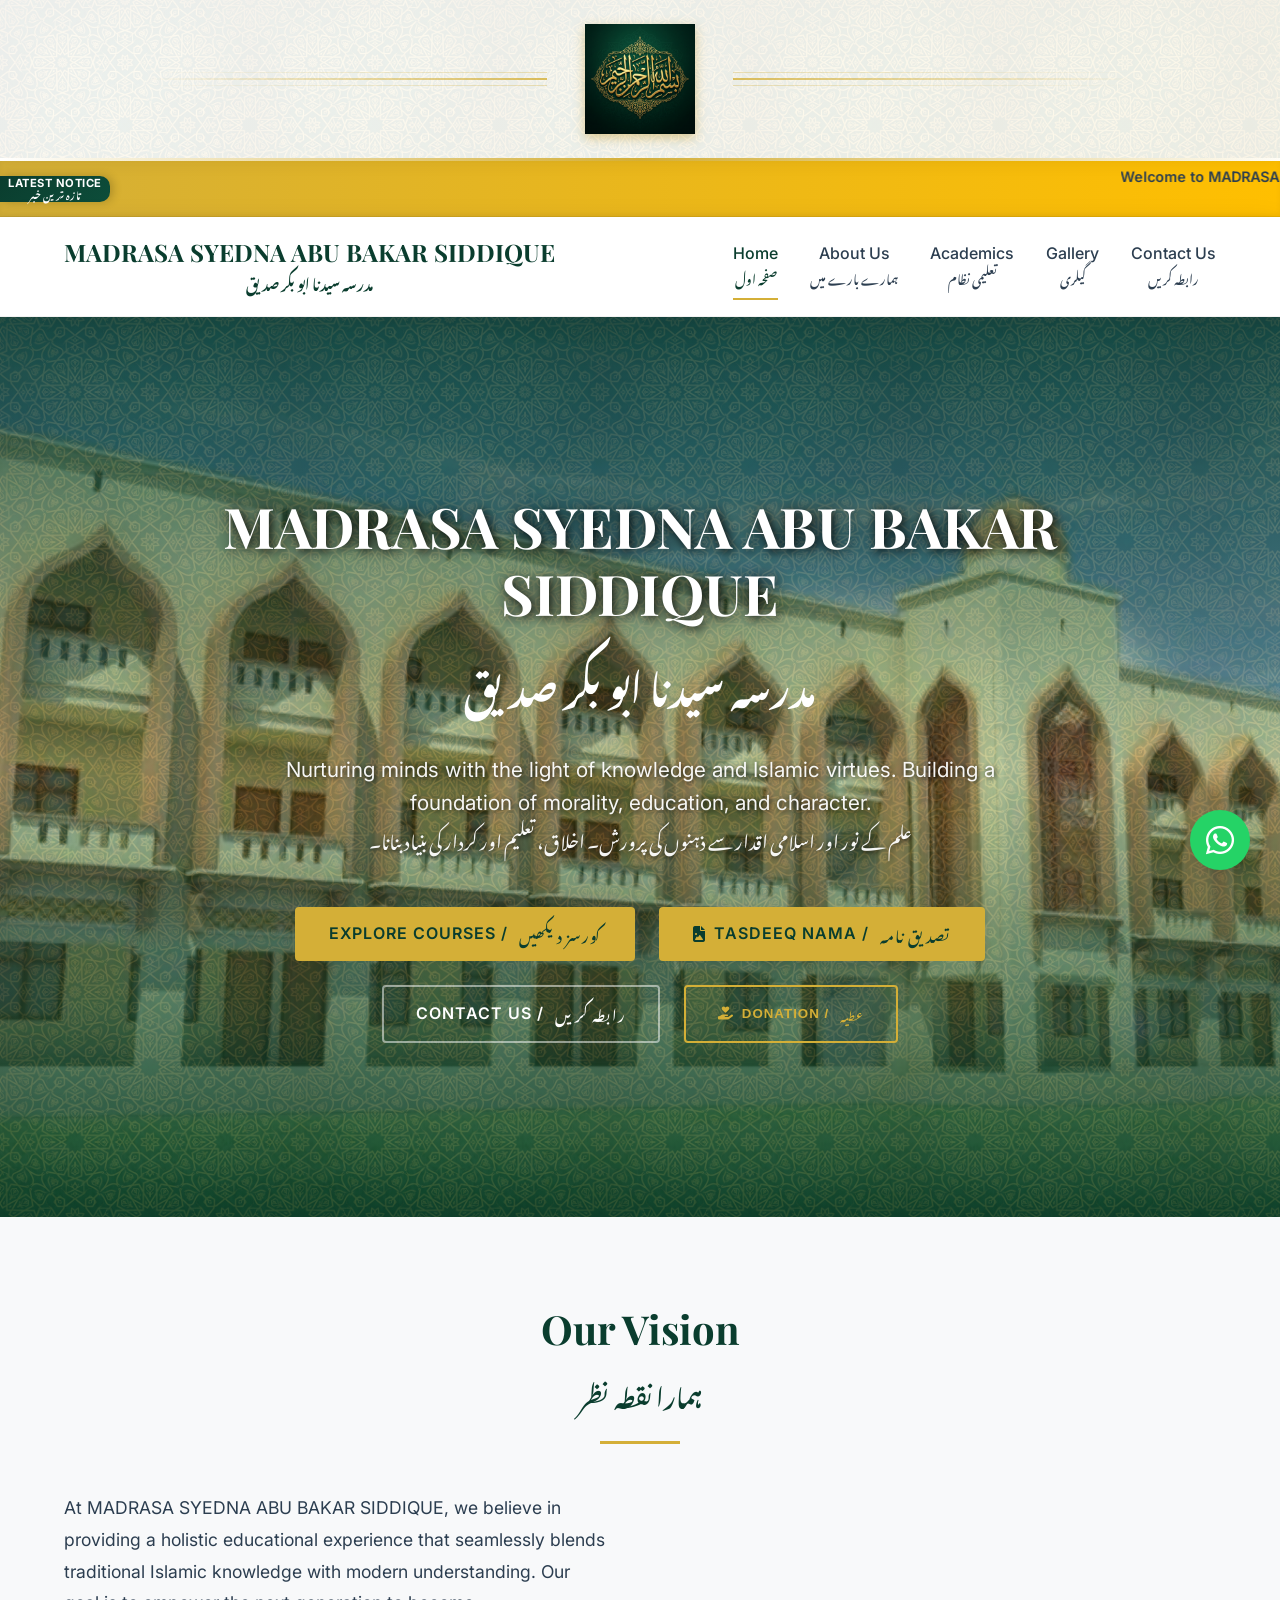
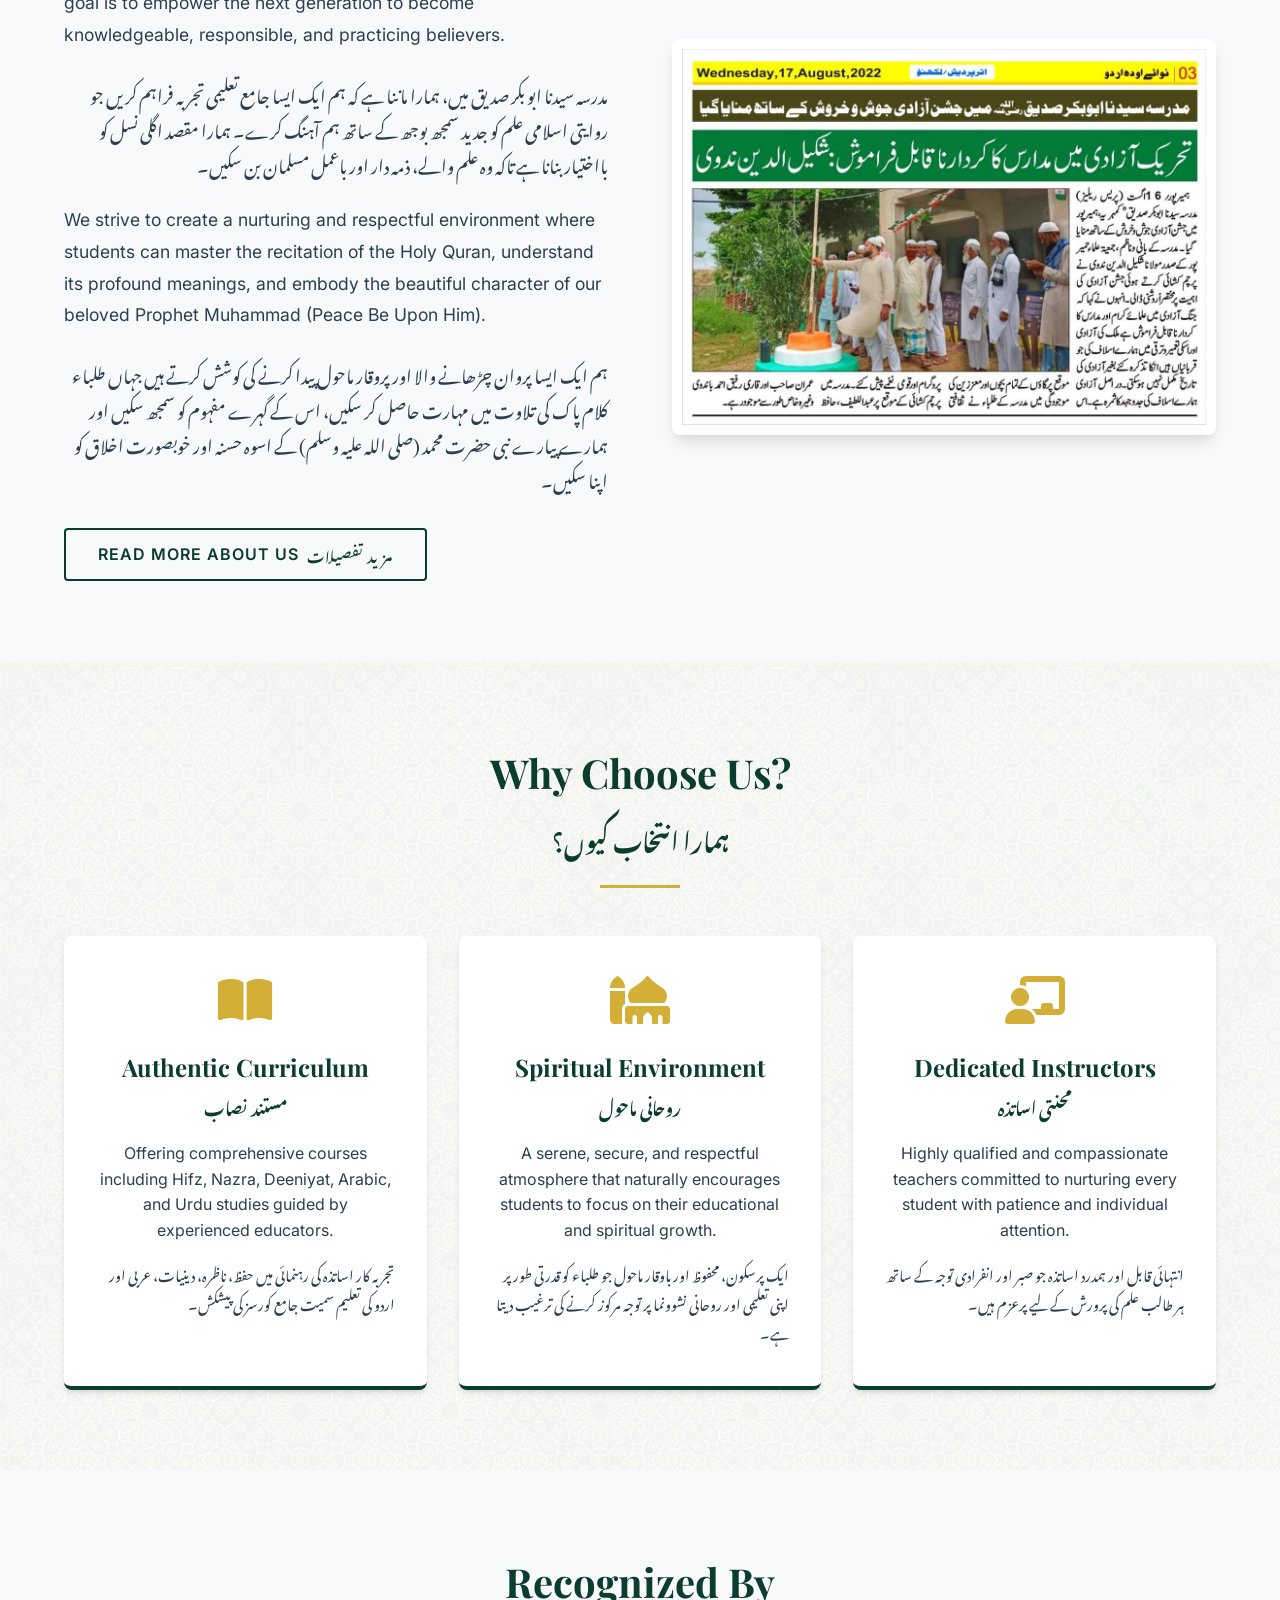
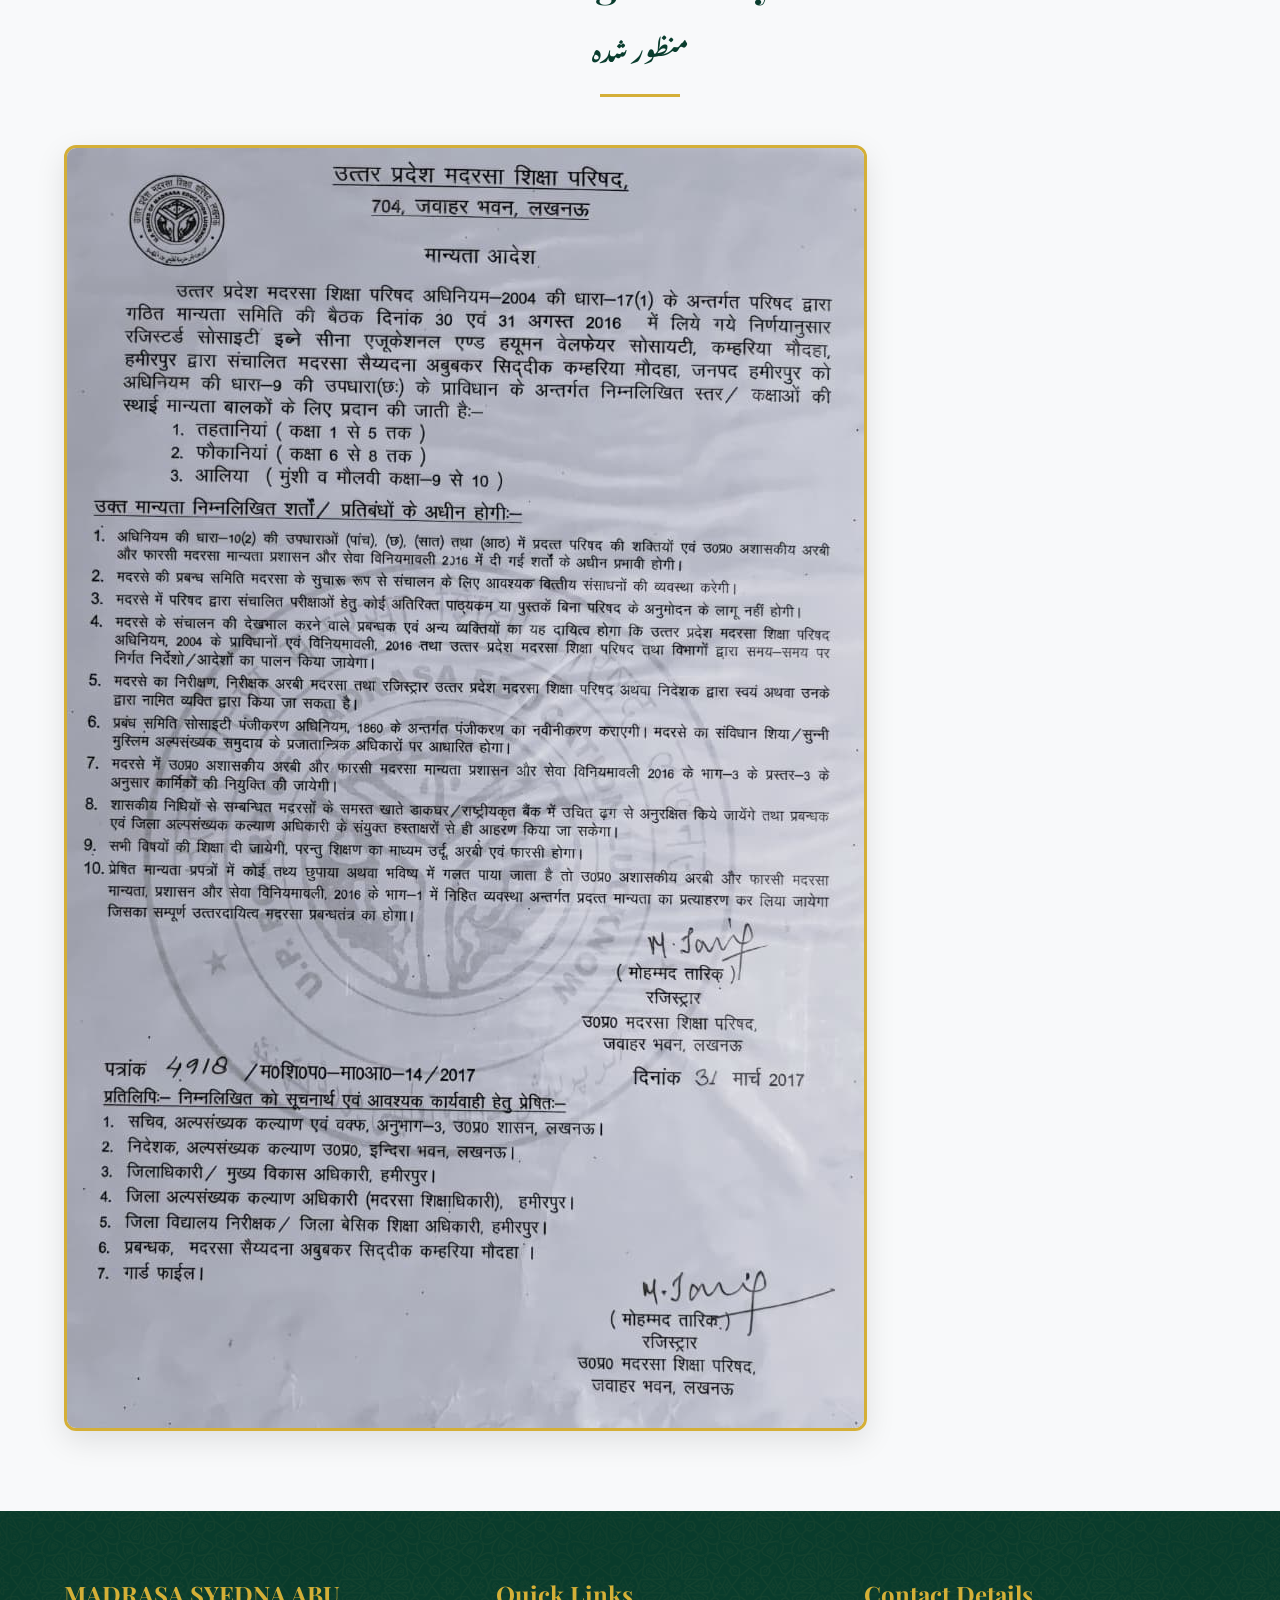
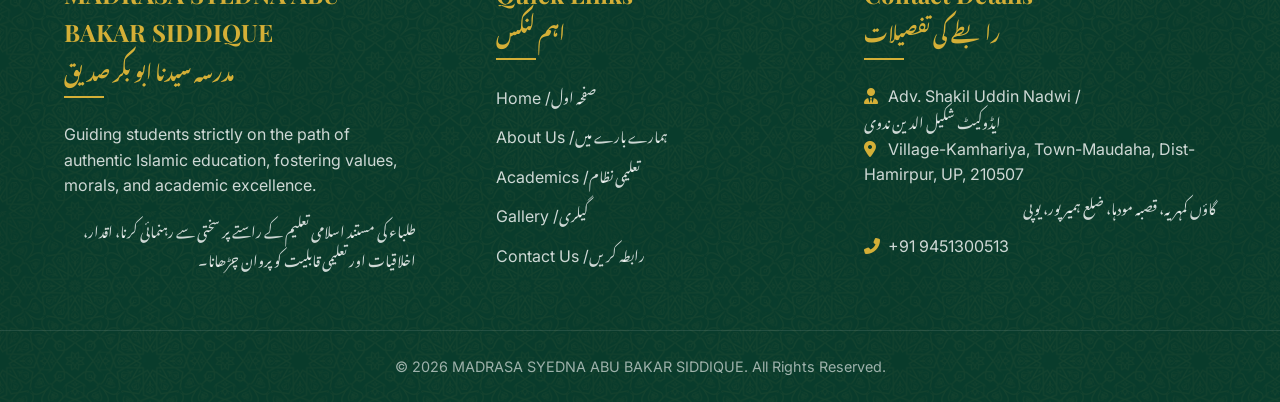
<file: index.html>
<!doctype html>
<html lang="en">

<head>
    <meta charset="UTF-8" />
    <meta name="viewport" content="width=device-width, initial-scale=1.0" />
    <meta name="description"
        content="MADRASA SYEDNA ABU BAKAR SIDDIQUE - Premier Islamic Educational Institution in Hamirpur, Uttar Pradesh." />
    <title>
        Madarsa in Hamirpur, Uttar Pradesh | MADRASA SYEDNA ABU BAKAR SIDDIQUE
    </title>
    <!-- FontAwesome -->
    <link rel="stylesheet" href="https://cdnjs.cloudflare.com/ajax/libs/font-awesome/6.4.0/css/all.min.css" />
    <link rel="stylesheet" href="assets/css/style.css" />
</head>

<body>
    <!-- Top Bismillah Header -->
    <div class="bismillah-container">
        <div class="bismillah-shine"></div>
        <div class="bismillah-decoration bismillah-left"></div>
        <img src="assets/images/bismillah.png" alt="Bismillah" class="bismillah-img" />
        <div class="bismillah-decoration bismillah-right"></div>
    </div>

    <!-- Notice Marquee -->
    <div class="notice-marquee" style="display: flex; flex-direction: row; padding: 5px 0;">
        <span class="label" style="flex-shrink: 0;">Latest Notice <br><span class="urdu-text"
                style="font-size: 0.8em; line-height: 1;">تازہ ترین خبر</span></span>
        <div style="flex-grow: 1; display: flex; flex-direction: column; overflow: hidden; padding-left: 10px;">
            <marquee behavior="scroll" direction="left" scrollamount="5" style="line-height: 1.5;">
                Welcome to MADRASA SYEDNA ABU BAKAR SIDDIQUE! Admissions are now open
                for the upcoming academic year. Enroll your children for Hifz, Nazra,
                and Deeniyat courses. Focus on shaping a bright future with authentic
                Islamic teachings.
            </marquee>
            <marquee behavior="scroll" direction="right" scrollamount="5" style="line-height: 1.5; margin-top: 2px;">
                <span class="urdu-text" style="color: #fff; font-size: 1.1em;">مدرسہ سیدنا ابو بکر صدیق میں خوش آمدید!
                    نئے
                    تعلیمی سال کے لیے داخلے شروع ہو چکے ہیں۔ اپنے بچوں کو حفظ، ناظرہ، اور دینیات کے کورسز میں داخل
                    کرائیں۔
                    مستند اسلامی تعلیمات کے ساتھ روشن مستقبل کی تعمیر پر توجہ دیں۔</span>
            </marquee>
        </div>
    </div>

    <!-- Navbar -->
    <nav class="navbar">
        <div class="container" style="
          display: flex;
          justify-content: space-between;
          align-items: center;
        ">
            <a href="index.html" class="nav-brand" style="text-align: center; line-height: 1.2;">MADRASA SYEDNA ABU
                BAKAR SIDDIQUE <br><span class="urdu-block" style="font-size: 0.6em; line-height: 1; margin: 0;">مدرسہ
                    سیدنا ابو بکر صدیق</span></a>
            <button class="menu-toggle"><i class="fas fa-bars"></i></button>
            <ul class="nav-menu">
                <li><a href="index.html" class="nav-link" style="text-align: center; display: block;">Home <br><span
                            class="urdu-block" style="font-size: 0.8em; line-height: 1; margin: 0;">صفحہ اول</span></a>
                </li>
                <li><a href="about.html" class="nav-link" style="text-align: center; display: block;">About Us <br><span
                            class="urdu-block" style="font-size: 0.8em; line-height: 1; margin: 0;">ہمارے بارے
                            میں</span></a></li>
                <li><a href="academics.html" class="nav-link" style="text-align: center; display: block;">Academics
                        <br><span class="urdu-block" style="font-size: 0.8em; line-height: 1; margin: 0;">تعلیمی
                            نظام</span></a></li>
                <li><a href="gallery.html" class="nav-link" style="text-align: center; display: block;">Gallery
                        <br><span class="urdu-block"
                            style="font-size: 0.8em; line-height: 1; margin: 0;">گیلری</span></a></li>
                <li><a href="contact.html" class="nav-link" style="text-align: center; display: block;">Contact Us
                        <br><span class="urdu-block" style="font-size: 0.8em; line-height: 1; margin: 0;">رابطہ
                            کریں</span></a></li>
            </ul>
        </div>
    </nav>

    <!-- Hero Section -->
    <section class="hero">
        <img src="assets/images/hero.jpeg" alt="Madarsa External View" class="hero-bg" />
        <div class="hero-overlay"></div>
        <div class="hero-pattern"></div>
        <div class="container hero-content">
            <h1>MADRASA SYEDNA ABU BAKAR SIDDIQUE <br><span class="urdu-block"
                    style="font-size: 0.7em; margin-bottom: 2rem; -webkit-text-fill-color: initial; color: inherit; text-shadow: none;">مدرسہ
                    سیدنا ابو بکر صدیق</span></h1>
            <p>
                Nurturing minds with the light of knowledge and Islamic virtues.
                Building a foundation of morality, education, and character.
                <br>
                <span class="urdu-block" style="font-size: 0.9em; margin-top: 0.5rem;">علم کے نور اور اسلامی اقدار سے
                    ذہنوں کی پرورش۔ اخلاق، تعلیم اور کردار کی بنیاد بنانا۔</span>
            </p>
            <div class="hero-buttons">
                <a href="academics.html" class="btn btn-gold">
                    Explore Courses /
                    <span class="urdu-text" style="font-size: 0.9em; padding-left: 0.2rem;">کورسز دیکھیں</span>
                </a>
                <a href="tasdeeq.html" class="btn btn-gold">
                    <i class="fas fa-file-image"></i> Tasdeeq Nama /
                    <span class="urdu-text" style="font-size: 0.9em; padding-left: 0.2rem;">تصدیق نامہ</span>
                </a>
                <a href="contact.html" class="btn btn-outline" style="border-color: rgba(255,255,255,0.5);">
                    Contact Us /
                    <span class="urdu-text" style="font-size: 0.9em; padding-left: 0.2rem;">رابطہ کریں</span>
                </a>
                <button onclick="document.getElementById('bankModal').style.display='flex'" class="btn btn-outline"
                    style="border-color: var(--gold); color: var(--gold);">
                    <i class="fas fa-hand-holding-heart"></i> Donation /
                    <span class="urdu-text" style="font-size: 0.9em; padding-left: 0.2rem;">عطیہ</span>
                </button>
            </div>
        </div>


    </section>

    <!-- Vision & Mission Section -->
    <section class="section section-bg-light">
        <div class="container">
            <h2 class="section-title">Our Vision <br><span class="urdu-block"
                    style="font-size: 0.6em; line-height: 0.5; margin-top: 1rem;">ہمارا نقطہ نظر</span></h2>
            <div class="about-grid">
                <div>
                    <p style="font-size: 1.1rem; line-height: 1.8; margin-bottom: 1.5rem">
                        At MADRASA SYEDNA ABU BAKAR SIDDIQUE, we believe in providing a
                        holistic educational experience that seamlessly blends traditional
                        Islamic knowledge with modern understanding. Our goal is to
                        empower the next generation to become knowledgeable, responsible,
                        and practicing believers.
                    </p>
                    <p class="urdu-block" style="margin-bottom: 1.5rem;">
                        مدرسہ سیدنا ابو بکر صدیق میں، ہمارا ماننا ہے کہ ہم ایک ایسا جامع تعلیمی تجربہ فراہم کریں جو
                        روایتی اسلامی علم کو جدید سمجھ بوجھ کے ساتھ ہم آہنگ کرے۔ ہمارا مقصد اگلی نسل کو بااختیار بنانا
                        ہے تاکہ وہ علم والے، ذمہ دار اور باعمل مسلمان بن سکیں۔
                    </p>
                    <p style="font-size: 1.1rem; line-height: 1.8; margin-bottom: 1.5rem">
                        We strive to create a nurturing and respectful environment where
                        students can master the recitation of the Holy Quran, understand
                        its profound meanings, and embody the beautiful character of our
                        beloved Prophet Muhammad (Peace Be Upon Him).
                    </p>
                    <p class="urdu-block" style="margin-bottom: 2rem;">
                        ہم ایک ایسا پروان چڑھانے والا اور پروقار ماحول پیدا کرنے کی کوشش کرتے ہیں جہاں طلباء کلام پاک کی
                        تلاوت میں مہارت حاصل کر سکیں، اس کے گہرے مفہوم کو سمجھ سکیں اور ہمارے پیارے نبی حضرت محمد (صلی
                        اللہ علیہ وسلم) کے اسوہ حسنہ اور خوبصورت اخلاق کو اپنا سکیں۔
                    </p>
                    <a href="about.html" class="btn btn-outline" style="
                color: var(--primary-green);
                border-color: var(--primary-green);
                display: inline-flex;
                align-items: center;
                gap: 0.5rem;
              ">Read More About Us <span class="urdu-text" style="font-size: 0.9em; padding: 0;"> مزید تفصیلات
                        </span></a>
                </div>
                <div>
                    <img src="assets/images/news.jpeg" alt="Students Studying" class="about-image" />
                </div>
            </div>
        </div>
    </section>

    <!-- Key Highlights -->
    <section class="section section-bg-pattern">
        <div class="container">
            <h2 class="section-title">Why Choose Us? <br><span class="urdu-block"
                    style="font-size: 0.6em; line-height: 0.5; margin-top: 1rem;">ہمارا انتخاب کیوں؟</span></h2>
            <div class="grid">
                <div class="card">
                    <i class="fas fa-book-open card-icon"></i>
                    <h3 class="card-title">Authentic Curriculum <br><span class="urdu-block"
                            style="font-size: 0.7em;">مستند نصاب</span></h3>
                    <p>
                        Offering comprehensive courses including Hifz, Nazra, Deeniyat,
                        Arabic, and Urdu studies guided by experienced educators.
                    </p>
                    <p class="urdu-block" style="font-size: 0.9em; margin-top: 1rem;">
                        تجربہ کار اساتذہ کی رہنمائی میں حفظ، ناظرہ، دینیات، عربی اور اردو کی تعلیم سمیت جامع کورسز کی
                        پیشکش۔
                    </p>
                </div>
                <div class="card">
                    <i class="fas fa-mosque card-icon"></i>
                    <h3 class="card-title">Spiritual Environment <br><span class="urdu-block"
                            style="font-size: 0.7em;">روحانی ماحول</span></h3>
                    <p>
                        A serene, secure, and respectful atmosphere that naturally
                        encourages students to focus on their educational and spiritual
                        growth.
                    </p>
                    <p class="urdu-block" style="font-size: 0.9em; margin-top: 1rem;">
                        ایک پرسکون، محفوظ اور باوقار ماحول جو طلباء کو قدرتی طور پر اپنی تعلیمی اور روحانی نشوونما پر
                        توجہ مرکوز کرنے کی ترغیب دیتا ہے۔
                    </p>
                </div>
                <div class="card">
                    <i class="fas fa-chalkboard-teacher card-icon"></i>
                    <h3 class="card-title">Dedicated Instructors <br><span class="urdu-block"
                            style="font-size: 0.7em;">محنتی اساتذہ</span></h3>
                    <p>
                        Highly qualified and compassionate teachers committed to nurturing
                        every student with patience and individual attention.
                    </p>
                    <p class="urdu-block" style="font-size: 0.9em; margin-top: 1rem;">
                        انتہائی قابل اور ہمدرد اساتذہ جو صبر اور انفرادی توجہ کے ساتھ ہر طالب علم کی پرورش کے لیے پرعزم
                        ہیں۔
                    </p>
                </div>
            </div>
        </div>
    </section>

    <!-- Recognition Section -->
    <section class="section">
        <div class="container">
            <h2 class="section-title">Recognized By <br><span class="urdu-block"
                    style="font-size: 0.6em; line-height: 0.5; margin-top: 1rem;">منظور شدہ</span></h2>
            <div style="text-align: center; margin-top: 2rem;">
                <img src="assets/images/UP_BOARD.jpeg" alt="UP Board"
                    style="max-width: 100%; border-radius: 12px; box-shadow: 0 10px 30px rgba(0,0,0,0.1); border: 3px solid var(--gold);" />
            </div>
        </div>
    </section>

    <!-- Footer -->
    <footer class="footer">
        <div class="container footer-grid">
            <div class="footer-col">
                <h3>MADRASA SYEDNA ABU BAKAR SIDDIQUE <br><span class="urdu-block"
                        style="font-size: 0.8em; line-height: 1; margin: 0.5rem 0;">مدرسہ سیدنا ابو بکر صدیق</span></h3>
                <p>
                    Guiding students strictly on the path of authentic Islamic
                    education, fostering values, morals, and academic excellence.
                </p>
                <p class="urdu-block" style="font-size: 0.9em; margin-top: 1rem;">
                    طلباء کی مستند اسلامی تعلیم کے راستے پر سختی سے رہنمائی کرنا، اقدار، اخلاقیات اور تعلیمی قابلیت کو
                    پروان چڑھانا۔
                </p>
            </div>
            <div class="footer-col" style="padding-left: 2rem">
                <h3>Quick Links <br><span class="urdu-block"
                        style="font-size: 0.8em; line-height: 1; margin: 0.5rem 0;">اہم لنکس</span></h3>
                <ul class="footer-links">
                    <li><a href="index.html">Home /<span class="urdu-text" style="font-size: 0.9em;"> صفحہ
                                اول</span></a></li>
                    <li><a href="about.html">About Us /<span class="urdu-text" style="font-size: 0.9em;"> ہمارے بارے
                                میں</span></a></li>
                    <li><a href="academics.html">Academics /<span class="urdu-text" style="font-size: 0.9em;"> تعلیمی
                                نظام</span></a></li>
                    <li><a href="gallery.html">Gallery /<span class="urdu-text" style="font-size: 0.9em;">
                                گیلری</span></a></li>
                    <li><a href="contact.html">Contact Us /<span class="urdu-text" style="font-size: 0.9em;"> رابطہ
                                کریں</span></a></li>
                </ul>
            </div>
            <div class="footer-col">
                <h3>Contact Details <br><span class="urdu-block"
                        style="font-size: 0.8em; line-height: 1; margin: 0.5rem 0;">رابطے کی تفصیلات</span></h3>
                <p>
                    <i class="fas fa-user-tie" style="color: var(--gold); width: 20px"></i>
                    Adv. Shakil Uddin Nadwi /<span class="urdu-text" style="font-size: 0.9em;"> ایڈوکیٹ شکیل الدین
                        ندوی</span>
                </p>
                <p>
                    <i class="fas fa-map-marker-alt" style="color: var(--gold); width: 20px"></i>
                    Village-Kamhariya, Town-Maudaha, Dist-Hamirpur, UP, 210507
                </p>
                <p class="urdu-block"
                    style="font-size: 0.9em; padding-left: 20px; line-height: 1.5; margin-top: 0.5rem;">
                    گاؤں کمہریہ، قصبہ مودہا، ضلع ہمیر پور، یوپی
                </p>
                <p style="margin-top: 1rem;">
                    <i class="fas fa-phone-alt" style="color: var(--gold); width: 20px"></i>
                    +91 9451300513
                </p>
            </div>
        </div>
        <div class="footer-bottom">
            <p>&copy; 2026 MADRASA SYEDNA ABU BAKAR SIDDIQUE. All Rights Reserved.</p>
        </div>
    </footer>

    <!-- WhatsApp FAB -->
    <a href="https://wa.me/919451300513" target="_blank" class="whatsapp-fab" aria-label="Chat on WhatsApp">
        <i class="fab fa-whatsapp"></i>
    </a>

    <!-- Bank Details Modal -->
    <div id="bankModal" onclick="if(event.target == this) this.style.display='none'"
        style="display: none; position: fixed; top: 0; left: 0; width: 100%; height: 100%; background: rgba(0,0,0,0.85); z-index: 2000; justify-content: center; align-items: center; padding: 15px;">
        <div
            style="background: white; padding: 25px; border-radius: 12px; max-width: 450px; width: 100%; position: relative; box-shadow: 0 0 40px rgba(0,0,0,0.6); border: 4px solid var(--gold); overflow-y: auto; max-height: 95vh;">
            <button onclick="document.getElementById('bankModal').style.display='none'"
                style="position: absolute; top: 12px; right: 15px; background: #f44336; border: none; font-size: 1.2rem; cursor: pointer; color: white; width: 32px; height: 32px; border-radius: 50%; display: flex; align-items: center; justify-content: center; box-shadow: 0 2px 8px rgba(0,0,0,0.3); z-index: 10;"
                onmouseover="this.style.background='#d32f2f'"
                onmouseout="this.style.background='#f44336'">&times;</button>

            <h2
                style="text-align: center; color: var(--primary-green); margin-bottom: 20px; font-family: var(--font-heading); font-size: 1.8rem;">
                Donation<br><span class="urdu-block" style="font-size: 0.7em; margin-top: 5px;">عطیہ</span></h2>

            <div style="text-align: center; margin-bottom: 20px;">
                <a href="assets/images/bank detail.jpeg" target="_blank" title="Click to view full size">
                    <img src="assets/images/bank detail.jpeg" alt="QR Code"
                        style="width: 100%; max-width: 320px; margin: 0 auto; border-radius: 12px; border: 2px solid var(--gold); box-shadow: 0 4px 15px rgba(0,0,0,0.15); transition: transform 0.3s; image-rendering: -webkit-optimize-contrast;"
                        onmouseover="this.style.transform='scale(1.02)'" onmouseout="this.style.transform='scale(1)'">
                </a>
                <p style="font-size: 0.8rem; color: var(--text-gray); margin-top: 8px;">[ Click QR to Enlarge / بڑا
                    دیکھنے کے لیے کلک کریں ]</p>
                <p class="urdu-block"
                    style="font-size: 0.95em; color: var(--text-dark); margin-top: 10px; font-weight: bold;">QR کوڈ کو
                    اسکین کرکے مدرسہ کا تعاون فرمائیں</p>
            </div>

            <div
                style="background: var(--off-white); padding: 15px; border-radius: 8px; border-left: 4px solid var(--gold); font-size: 0.9rem;">
                <div style="margin-bottom: 10px;">
                    <strong style="color: var(--primary-green);">Account Holder:</strong><br>
                    IBNE SEENA EDUCATIONAL AND HUMAN WELFARE SOCIETY
                </div>
                <div style="margin-bottom: 10px;">
                    <strong style="color: var(--primary-green);">Account Number:</strong><br>
                    <span
                        style="font-family: monospace; font-size: 1.1rem; letter-spacing: 0.5px; font-weight: bold;">50200061867671</span>
                </div>
                <div style="margin-bottom: 10px;">
                    <strong style="color: var(--primary-green);">Bank Name:</strong><br>
                    HDFC BANK
                </div>
                <div style="margin-bottom: 10px;">
                    <strong style="color: var(--primary-green);">Branch:</strong><br>
                    MAUDAHA
                </div>
                <div>
                    <strong style="color: var(--primary-green);">IFSC Code:</strong><br>
                    <span
                        style="font-family: monospace; font-size: 1.1rem; letter-spacing: 0.5px; font-weight: bold;">HDFC0002157</span>
                </div>
            </div>

            <div
                style="background: rgba(0,0,0,0.04); padding: 15px; border-radius: 8px; margin-top: 15px; text-align: center;">
                <strong style="font-size: 1.1rem;">Note:</strong>
                <div class="urdu-text" style="font-size: 1.05rem; margin-top: 10px; line-height: 1.8; display: block;">
                    معطیان کرام! براہ کرم اپنے عطیات ارسال کرنے<br>
                    کے بعد مندرجہ ذیل نمبر<br>
                    <span
                        style="font-family: var(--font-body); font-size: 1.25rem; font-weight: bold; display: block; margin: 10px 0; direction: ltr; color: var(--primary-green);">+91-9451300513</span>
                    پر مطلع فرمانے کی زحمت کریں، اس سے دفتری<br>
                    کارروائی میں سہولت ہوگی۔
                </div>
            </div>

            <p style="text-align: center; margin-top: 15px; font-size: 0.85rem; color: var(--text-gray);">
                Thank you for your contribution. <br>
                <span class="urdu-text" style="font-size: 0.95rem;">آپ کے تعاون کا بہت بہت شکریہ۔</span>
            </p>
        </div>
    </div>

    <script src="assets/js/script.js"></script>
</body>


</html>
</file>
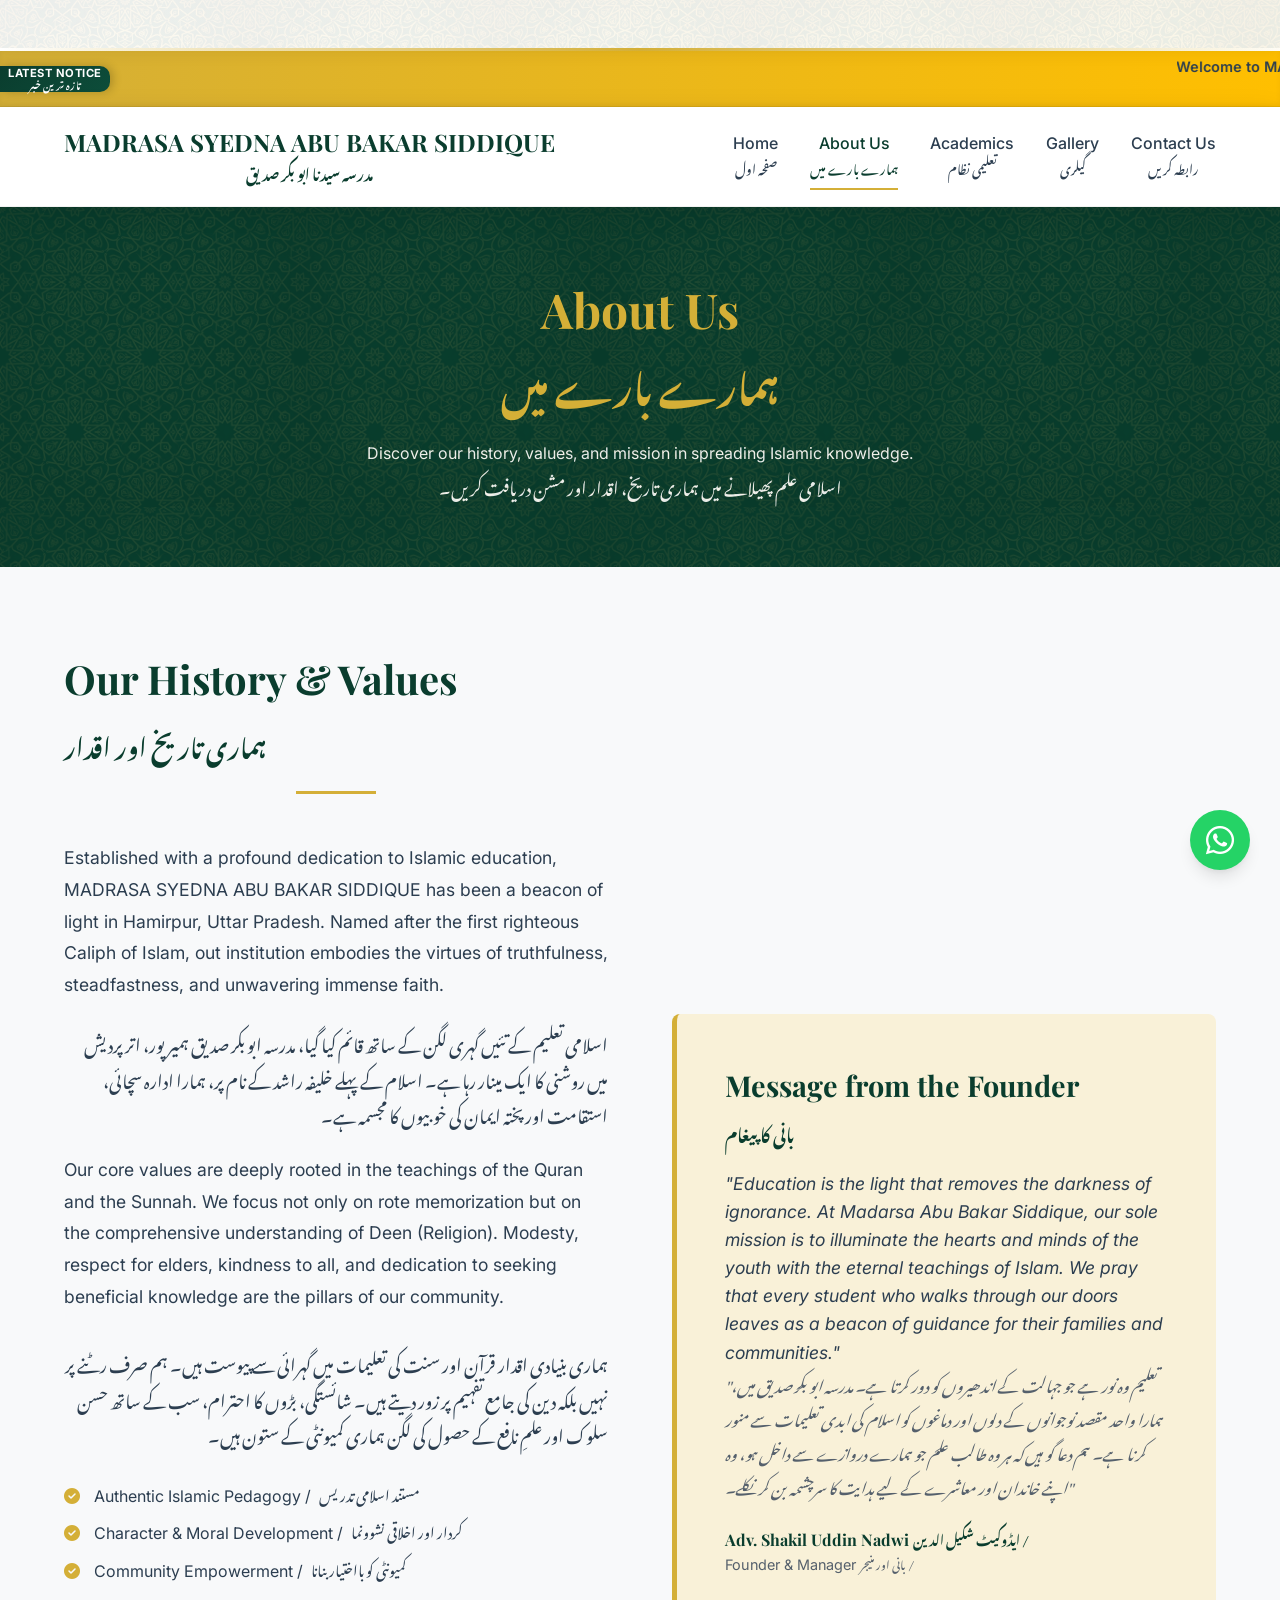
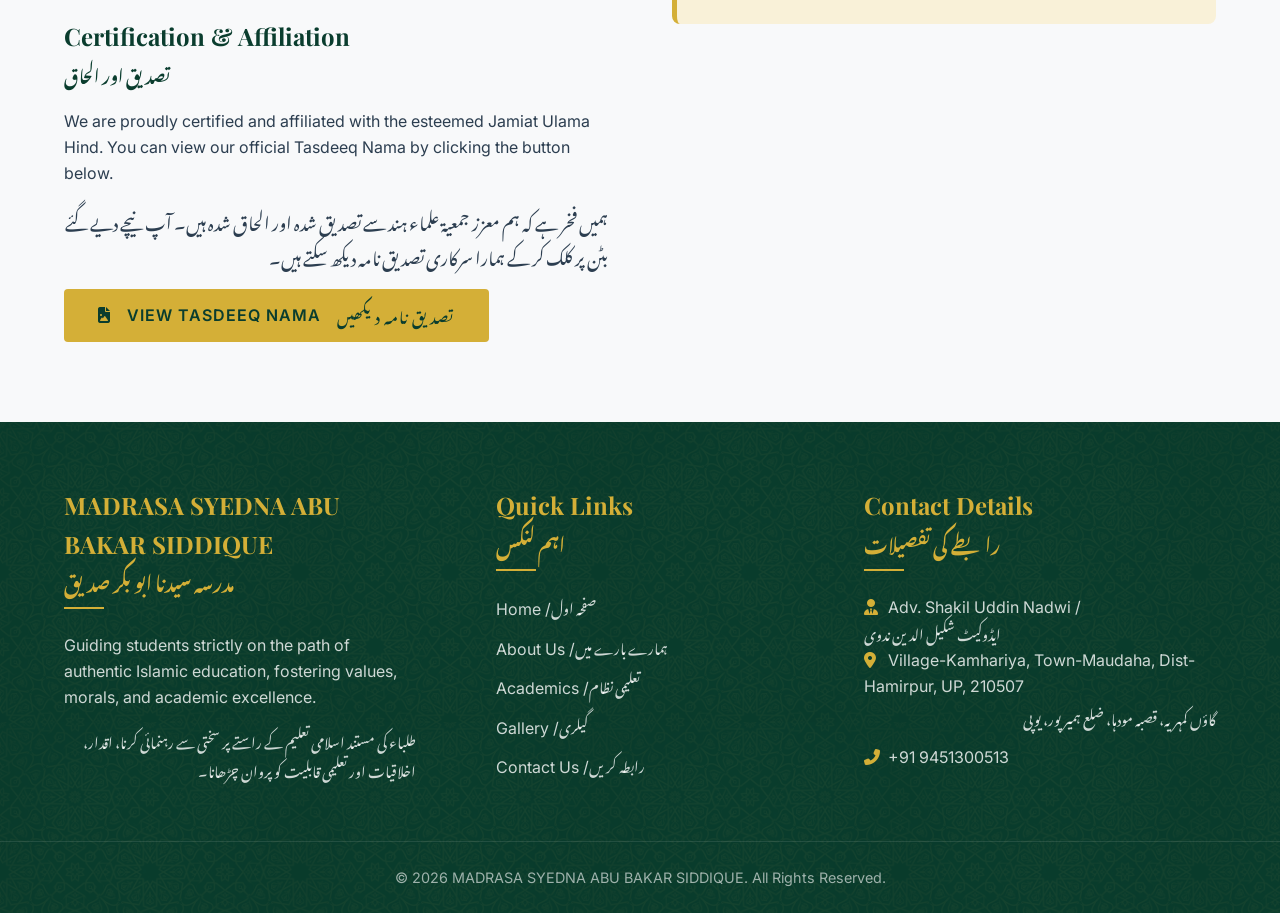
<file: about.html>
<!doctype html>
<html lang="en">

<head>
    <meta charset="UTF-8" />
    <meta name="viewport" content="width=device-width, initial-scale=1.0" />
    <meta name="description"
        content="About Madarsa Abu Bakar Siddique - Learn about our history, values, and our Founder/Manager Shakil Uddin." />
    <title>About Us | MADRASA SYEDNA ABU BAKAR SIDDIQUE</title>
    <!-- FontAwesome -->
    <link rel="stylesheet" href="https://cdnjs.cloudflare.com/ajax/libs/font-awesome/6.4.0/css/all.min.css" />
    <link rel="stylesheet" href="assets/css/style.css" />
</head>

<body>
    <!-- Top Bismillah Header -->
    <div class="bismillah-container">
        <div class="bismillah-shine"></div>
    </div>

    <!-- Notice Marquee -->
    <div class="notice-marquee" style="display: flex; flex-direction: row; padding: 5px 0;">
        <span class="label" style="flex-shrink: 0;">Latest Notice <br><span class="urdu-text" style="font-size: 0.8em; line-height: 1;">تازہ ترین خبر</span></span>
        <div style="flex-grow: 1; display: flex; flex-direction: column; overflow: hidden; padding-left: 10px;">
            <marquee behavior="scroll" direction="left" scrollamount="5" style="line-height: 1.5;">
                Welcome to MADRASA SYEDNA ABU BAKAR SIDDIQUE! Admissions are now open
                for the upcoming academic year. Enroll your children for Hifz, Nazra,
                and Deeniyat courses. Focus on shaping a bright future with authentic
                Islamic teachings.
            </marquee>
            <marquee behavior="scroll" direction="right" scrollamount="5" style="line-height: 1.5; margin-top: 2px;">
                <span class="urdu-text" style="color: #fff; font-size: 1.1em;">مدرسہ سیدنا ابو بکر صدیق میں خوش آمدید! نئے
                    تعلیمی سال کے لیے داخلے شروع ہو چکے ہیں۔ اپنے بچوں کو حفظ، ناظرہ، اور دینیات کے کورسز میں داخل کرائیں۔
                    مستند اسلامی تعلیمات کے ساتھ روشن مستقبل کی تعمیر پر توجہ دیں۔</span>
            </marquee>
        </div>
    </div>

    <!-- Navbar -->
    <nav class="navbar">
        <div class="container" style="
          display: flex;
          justify-content: space-between;
          align-items: center;
        ">
            <a href="index.html" class="nav-brand" style="text-align: center; line-height: 1.2;">MADRASA SYEDNA ABU BAKAR SIDDIQUE <br><span class="urdu-block" style="font-size: 0.6em; line-height: 1; margin: 0;">مدرسہ
                    سیدنا ابو بکر صدیق</span></a>
            <button class="menu-toggle"><i class="fas fa-bars"></i></button>
            <ul class="nav-menu">
                <li><a href="index.html" class="nav-link" style="text-align: center; display: block;">Home <br><span
                            class="urdu-block" style="font-size: 0.8em; line-height: 1; margin: 0;">صفحہ
                            اول</span></a>
                </li>
                <li><a href="about.html" class="nav-link" style="text-align: center; display: block;">About Us
                        <br><span class="urdu-block" style="font-size: 0.8em; line-height: 1; margin: 0;">ہمارے بارے
                            میں</span></a></li>
                <li><a href="academics.html" class="nav-link" style="text-align: center; display: block;">Academics
                        <br><span class="urdu-block" style="font-size: 0.8em; line-height: 1; margin: 0;">تعلیمی
                            نظام</span></a></li>
                <li><a href="gallery.html" class="nav-link" style="text-align: center; display: block;">Gallery
                        <br><span class="urdu-block"
                            style="font-size: 0.8em; line-height: 1; margin: 0;">گیلری</span></a></li>
                <li><a href="contact.html" class="nav-link" style="text-align: center; display: block;">Contact Us
                        <br><span class="urdu-block" style="font-size: 0.8em; line-height: 1; margin: 0;">رابطہ
                            کریں</span></a></li>
            </ul>
        </div>
    </nav>

    <!-- Page Header -->
    <header class="page-header">
        <div class="container">
            <h1>About Us <br><span class="urdu-block" style="font-size: 0.8em; line-height: 1; margin: 0.5rem 0;">ہمارے
                    بارے میں</span></h1>
            <p>
                Discover our history, values, and mission in spreading Islamic
                knowledge.
                <br><span class="urdu-block">اسلامی علم پھیلانے میں ہماری تاریخ، اقدار اور مشن دریافت کریں۔</span>
            </p>
        </div>
    </header>

    <!-- History & Values Section -->
    <section class="section section-bg-light">
        <div class="container">
            <div class="about-grid">
                <div>
                    <h2 class="section-title" style="text-align: left">
                        Our History & Values <br><span class="urdu-block"
                            style="font-size: 0.6em; line-height: 0.5; margin-top: 1rem;">ہماری تاریخ اور
                            اقدار</span>
                    </h2>
                    <p style="font-size: 1.1rem; line-height: 1.8; margin-bottom: 1.5rem">
                        Established with a profound dedication to Islamic education,
                        MADRASA SYEDNA ABU BAKAR SIDDIQUE has been a beacon of light in Hamirpur,
                        Uttar Pradesh. Named after the first righteous Caliph of Islam,
                        out institution embodies the virtues of truthfulness,
                        steadfastness, and unwavering immense faith.
                    </p>
                    <p class="urdu-block" style="margin-bottom: 1.5rem;">
                        اسلامی تعلیم کے تئیں گہری لگن کے ساتھ قائم کیا گیا، مدرسہ ابو بکر صدیق ہمیر پور، اتر پردیش
                        میں
                        روشنی کا ایک مینار رہا ہے۔ اسلام کے پہلے خلیفہ راشد کے نام پر، ہمارا ادارہ سچائی، استقامت
                        اور
                        پختہ ایمان کی خوبیوں کا مجسمہ ہے۔
                    </p>
                    <p style="font-size: 1.1rem; line-height: 1.8; margin-bottom: 2rem">
                        Our core values are deeply rooted in the teachings of the Quran
                        and the Sunnah. We focus not only on rote memorization but on the
                        comprehensive understanding of Deen (Religion). Modesty, respect
                        for elders, kindness to all, and dedication to seeking beneficial
                        knowledge are the pillars of our community.
                    </p>
                    <p class="urdu-block" style="margin-bottom: 2rem;">
                        ہماری بنیادی اقدار قرآن اور سنت کی تعلیمات میں گہرائی سے پیوست ہیں۔ ہم صرف رٹنے پر نہیں بلکہ
                        دین
                        کی جامع تفہیم پر زور دیتے ہیں۔ شائستگی، بڑوں کا احترام، سب کے ساتھ حسن سلوک اور علمِ نافع کے
                        حصول کی لگن ہماری کمیونٹی کے ستون ہیں۔
                    </p>
                    <ul style="list-style: none">
                        <li style="margin-bottom: 10px">
                            <i class="fas fa-check-circle" style="color: var(--gold); margin-right: 10px"></i>
                            Authentic Islamic Pedagogy /<span class="urdu-text"
                                style="font-size: 0.9em; padding-left: 0.5rem;"> مستند اسلامی تدریس</span>
                        </li>
                        <li style="margin-bottom: 10px">
                            <i class="fas fa-check-circle" style="color: var(--gold); margin-right: 10px"></i>
                            Character & Moral Development /<span class="urdu-text"
                                style="font-size: 0.9em; padding-left: 0.5rem;"> کردار اور اخلاقی نشوونما</span>
                        </li>
                        <li style="margin-bottom: 10px">
                            <i class="fas fa-check-circle" style="color: var(--gold); margin-right: 10px"></i>
                            Community Empowerment /<span class="urdu-text"
                                style="font-size: 0.9em; padding-left: 0.5rem;"> کمیونٹی کو بااختیار بنانا</span>
                        </li>
                    </ul>
                    <div style="margin-top: 2rem">
                        <h3 style="
                  font-size: 1.5rem;
                  color: var(--primary-green);
                  margin-bottom: 1rem;
                ">
                            Certification & Affiliation <br><span class="urdu-block"
                                style="font-size: 0.7em; line-height: 1; margin-top: 0.5rem;">تصدیق اور الحاق</span>
                        </h3>
                        <p style="margin-bottom: 1rem">
                            We are proudly certified and affiliated with the esteemed Jamiat
                            Ulama Hind. You can view our official Tasdeeq Nama by clicking
                            the button below.
                        </p>
                        <p class="urdu-block" style="margin-bottom: 1rem;">
                            ہمیں فخر ہے کہ ہم معزز جمعیۃ علماء ہند سے تصدیق شدہ اور الحاق شدہ ہیں۔ آپ نیچے دیے گئے
                            بٹن
                            پر کلک کر کے ہمارا سرکاری تصدیق نامہ دیکھ سکتے ہیں۔
                        </p>
                        <a href="tasdeeq.html"
                            class="btn btn-gold" style="display: inline-flex; align-items: center; gap: 0.5rem;">
                            <i class="fas fa-file-image" style="margin-right: 8px"></i> View
                            Tasdeeq Nama <span class="urdu-text"
                                style="padding-left: 0.5rem; padding-right: 0; font-size: 0.9em;"> تصدیق نامہ
                                دیکھیں</span>
                        </a>
                    </div>
                </div>
                <div>
                    <!-- Message From Founder -->
                    <div class="founder-msg">
                        <h2 style="
                  font-size: 1.8rem;
                  margin-bottom: 1rem;
                  color: var(--primary-green);
                ">
                            Message from the Founder <br><span class="urdu-block"
                                style="font-size: 0.6em; margin-top: 1rem; padding: 0;">بانی کا پیغام</span>
                        </h2>
                        <blockquote>
                            "Education is the light that removes the darkness of ignorance.
                            At Madarsa Abu Bakar Siddique, our sole mission is to illuminate
                            the hearts and minds of the youth with the eternal teachings of
                            Islam. We pray that every student who walks through our doors
                            leaves as a beacon of guidance for their families and
                            communities."
                            <br><span class="urdu-block"
                                style="font-size: 0.9em; margin-top: 1rem; color: #55606c;">"تعلیم وہ نور ہے جو
                                جہالت کے
                                اندھیروں کو دور کرتا ہے۔ مدرسہ ابو بکر صدیق میں، ہمارا واحد مقصد نوجوانوں کے دلوں
                                اور
                                دماغوں کو اسلام کی ابدی تعلیمات سے منور کرنا ہے۔ ہم دعا گو ہیں کہ ہر وہ طالب علم جو
                                ہمارے دروازے سے داخل ہو، وہ اپنے خاندان اور معاشرے کے لیے ہدایت کا سرچشمہ بن کر
                                نکلے۔"</span>
                        </blockquote>
                        <p class="founder-name">Adv. Shakil Uddin Nadwi <span class="urdu-text"
                                style="font-size: 0.8em;">/
                                ایڈوکیٹ شکیل الدین</span></p>
                        <p style="color: var(--text-gray); font-size: 0.9rem">
                            Founder & Manager <span class="urdu-text" style="font-size: 0.8em;">/ بانی اور
                                منیجر</span>
                        </p>
                    </div>
                </div>
            </div>
        </div>
    </section>

    <!-- Footer -->
    <footer class="footer">
        <div class="container footer-grid">
            <div class="footer-col">
                <h3>MADRASA SYEDNA ABU BAKAR SIDDIQUE <br><span class="urdu-block"
                        style="font-size: 0.8em; line-height: 1; margin: 0.5rem 0;">مدرسہ سیدنا ابو بکر صدیق</span></h3>
                <p>
                    Guiding students strictly on the path of authentic Islamic
                    education, fostering values, morals, and academic excellence.
                </p>
                <p class="urdu-block" style="font-size: 0.9em; margin-top: 1rem;">
                    طلباء کی مستند اسلامی تعلیم کے راستے پر سختی سے رہنمائی کرنا، اقدار، اخلاقیات اور تعلیمی قابلیت
                    کو
                    پروان چڑھانا۔
                </p>
            </div>
            <div class="footer-col" style="padding-left: 2rem">
                <h3>Quick Links <br><span class="urdu-block"
                        style="font-size: 0.8em; line-height: 1; margin: 0.5rem 0;">اہم لنکس</span></h3>
                <ul class="footer-links">
                    <li><a href="index.html">Home /<span class="urdu-text" style="font-size: 0.9em;"> صفحہ
                                اول</span></a></li>
                    <li><a href="about.html">About Us /<span class="urdu-text" style="font-size: 0.9em;"> ہمارے بارے
                                میں</span></a></li>
                    <li><a href="academics.html">Academics /<span class="urdu-text" style="font-size: 0.9em;">
                                تعلیمی
                                نظام</span></a></li>
                    <li><a href="gallery.html">Gallery /<span class="urdu-text" style="font-size: 0.9em;">
                                گیلری</span></a></li>
                    <li><a href="contact.html">Contact Us /<span class="urdu-text" style="font-size: 0.9em;"> رابطہ
                                کریں</span></a></li>
                </ul>
            </div>
            <div class="footer-col">
                <h3>Contact Details <br><span class="urdu-block"
                        style="font-size: 0.8em; line-height: 1; margin: 0.5rem 0;">رابطے کی تفصیلات</span></h3>
                <p>
                    <i class="fas fa-user-tie" style="color: var(--gold); width: 20px"></i>
                    Adv. Shakil Uddin Nadwi /<span class="urdu-text" style="font-size: 0.9em;"> ایڈوکیٹ شکیل الدین ندوی</span>
                </p>
                <p>
                    <i class="fas fa-map-marker-alt" style="color: var(--gold); width: 20px"></i>
                    Village-Kamhariya, Town-Maudaha, Dist-Hamirpur, UP, 210507
                </p>
                <p class="urdu-block"
                    style="font-size: 0.9em; padding-left: 20px; line-height: 1.5; margin-top: 0.5rem;">
                    گاؤں کمہریہ، قصبہ مودہا، ضلع ہمیر پور، یوپی
                </p>
                <p style="margin-top: 1rem;">
                    <i class="fas fa-phone-alt" style="color: var(--gold); width: 20px"></i>
                    +91 9451300513
                </p>
            </div>
        </div>
        <div class="footer-bottom">
            <p>&copy; 2026 MADRASA SYEDNA ABU BAKAR SIDDIQUE. All Rights Reserved.</p>
        </div>
    </footer>

    <!-- WhatsApp FAB -->
    <a href="https://wa.me/919451300513" target="_blank" class="whatsapp-fab" aria-label="Chat on WhatsApp">
        <i class="fab fa-whatsapp"></i>
    </a>

    <script src="assets/js/script.js"></script>
</body>

</html>
</file>
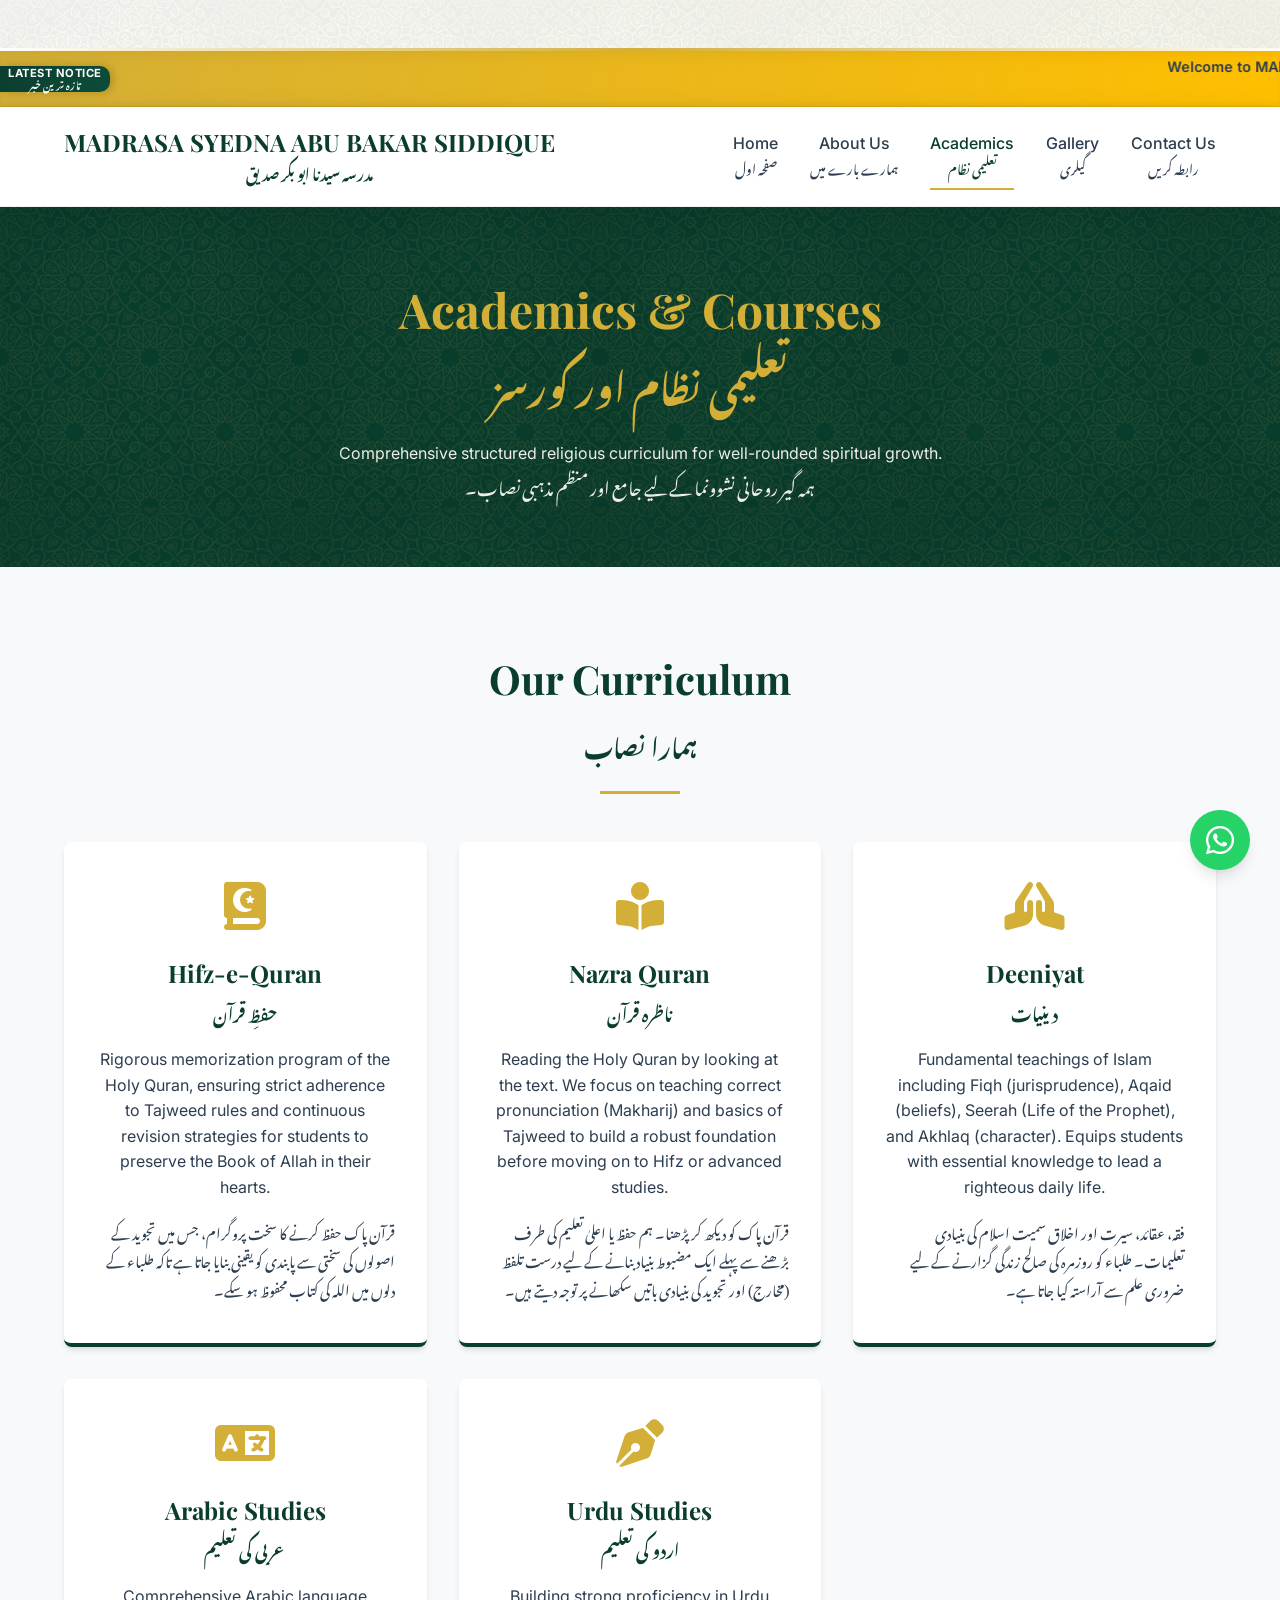
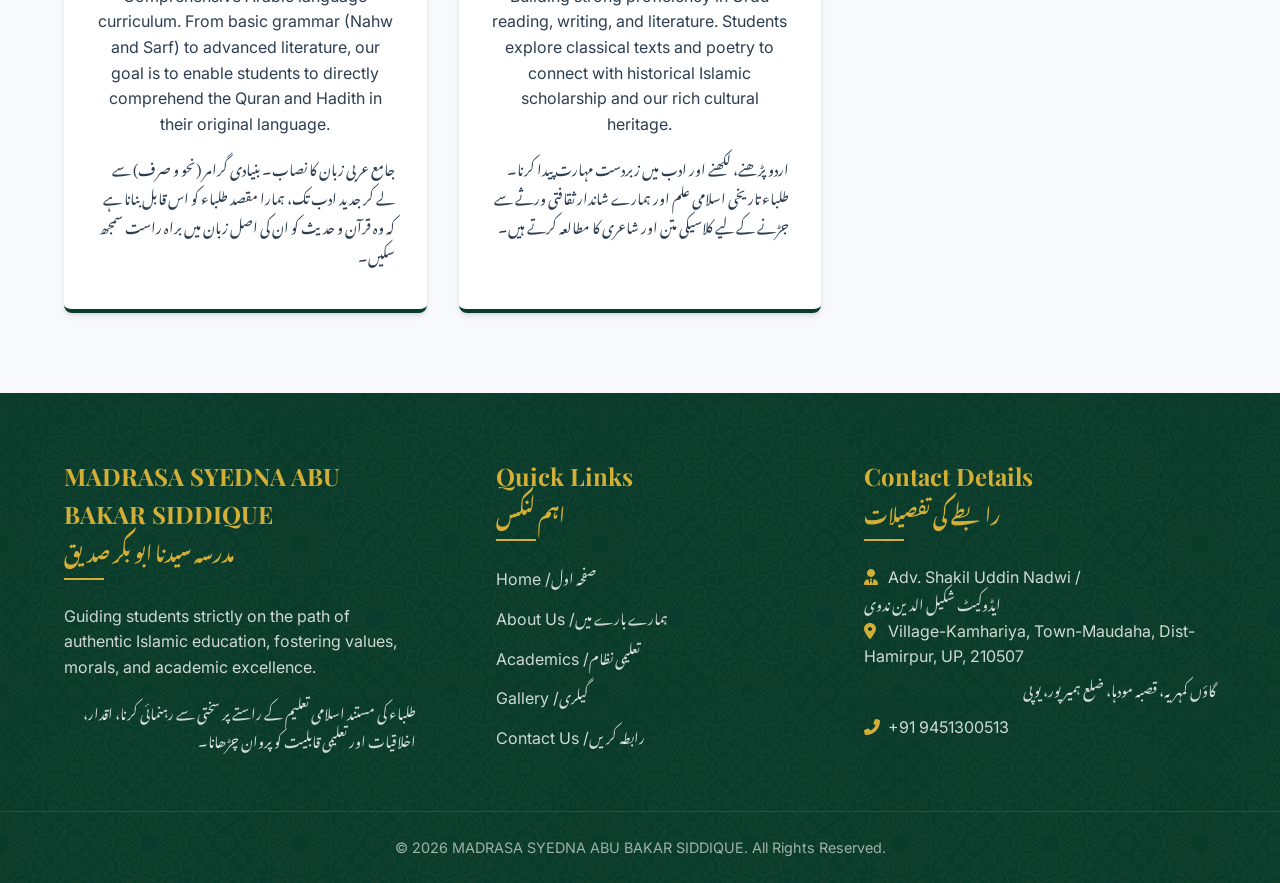
<file: academics.html>
<!doctype html>
<html lang="en">

<head>
  <meta charset="UTF-8" />
  <meta name="viewport" content="width=device-width, initial-scale=1.0" />
  <meta name="description"
    content="Academics & Courses at Madarsa Abu Bakar Siddique - Hifz, Nazra, Deeniyat, Arabic, and Urdu Studies." />
  <title>Academics & Courses | MADRASA SYEDNA ABU BAKAR SIDDIQUE</title>
  <!-- FontAwesome -->
  <link rel="stylesheet" href="https://cdnjs.cloudflare.com/ajax/libs/font-awesome/6.4.0/css/all.min.css" />
  <link rel="stylesheet" href="assets/css/style.css" />
</head>

<body>
  <!-- Top Bismillah Header -->
  <div class="bismillah-container">
    <div class="bismillah-shine"></div>
  </div>

  <!-- Notice Marquee -->
  <div class="notice-marquee" style="display: flex; flex-direction: row; padding: 5px 0;">
    <span class="label" style="flex-shrink: 0;">Latest Notice <br><span class="urdu-text" style="font-size: 0.8em; line-height: 1;">تازہ ترین خبر</span></span>
    <div style="flex-grow: 1; display: flex; flex-direction: column; overflow: hidden; padding-left: 10px;">
      <marquee behavior="scroll" direction="left" scrollamount="5" style="line-height: 1.5;">
        Welcome to MADRASA SYEDNA ABU BAKAR SIDDIQUE! Admissions are now open
        for the upcoming academic year. Enroll your children for Hifz, Nazra,
        and Deeniyat courses. Focus on shaping a bright future with authentic
        Islamic teachings.
      </marquee>
      <marquee behavior="scroll" direction="right" scrollamount="5" style="line-height: 1.5; margin-top: 2px;">
        <span class="urdu-text" style="color: #fff; font-size: 1.1em;">مدرسہ سیدنا ابو بکر صدیق میں خوش آمدید! نئے
          تعلیمی سال کے لیے داخلے شروع ہو چکے ہیں۔ اپنے بچوں کو حفظ، ناظرہ، اور دینیات کے کورسز میں داخل کرائیں۔
          مستند اسلامی تعلیمات کے ساتھ روشن مستقبل کی تعمیر پر توجہ دیں۔</span>
      </marquee>
    </div>
  </div>

  <!-- Navbar -->
  <nav class="navbar">
    <div class="container" style="
          display: flex;
          justify-content: space-between;
          align-items: center;
        ">
      <a href="index.html" class="nav-brand" style="text-align: center; line-height: 1.2;">MADRASA SYEDNA ABU BAKAR SIDDIQUE <br><span class="urdu-block" style="font-size: 0.6em; line-height: 1; margin: 0;">مدرسہ
          سیدنا ابو بکر صدیق</span></a>
      <button class="menu-toggle"><i class="fas fa-bars"></i></button>
      <ul class="nav-menu">
        <li><a href="index.html" class="nav-link" style="text-align: center; display: block;">Home <br><span
              class="urdu-block" style="font-size: 0.8em; line-height: 1; margin: 0;">صفحہ اول</span></a>
        </li>
        <li><a href="about.html" class="nav-link" style="text-align: center; display: block;">About Us <br><span
              class="urdu-block" style="font-size: 0.8em; line-height: 1; margin: 0;">ہمارے بارے
              میں</span></a></li>
        <li><a href="academics.html" class="nav-link" style="text-align: center; display: block;">Academics
            <br><span class="urdu-block" style="font-size: 0.8em; line-height: 1; margin: 0;">تعلیمی
              نظام</span></a></li>
        <li><a href="gallery.html" class="nav-link" style="text-align: center; display: block;">Gallery
            <br><span class="urdu-block" style="font-size: 0.8em; line-height: 1; margin: 0;">گیلری</span></a></li>
        <li><a href="contact.html" class="nav-link" style="text-align: center; display: block;">Contact Us
            <br><span class="urdu-block" style="font-size: 0.8em; line-height: 1; margin: 0;">رابطہ
              کریں</span></a></li>
      </ul>
    </div>
  </nav>

  <!-- Page Header -->
  <header class="page-header">
    <div class="container">
      <h1>Academics & Courses <br><span class="urdu-block"
          style="font-size: 0.8em; line-height: 1; margin: 0.5rem 0;">تعلیمی نظام اور کورسز</span></h1>
      <p>
        Comprehensive structured religious curriculum for well-rounded
        spiritual growth.
        <br><span class="urdu-block">ہمہ گیر روحانی نشوونما کے لیے جامع اور منظم مذہبی نصاب۔</span>
      </p>
    </div>
  </header>

  <!-- Courses Section -->
  <section class="section section-bg-light">
    <div class="container">
      <h2 class="section-title">Our Curriculum <br><span class="urdu-block"
          style="font-size: 0.6em; line-height: 0.5; margin-top: 1rem;">ہمارا نصاب</span></h2>
      <div class="grid">
        <!-- Course 1 -->
        <div class="card">
          <i class="fas fa-quran card-icon"></i>
          <h3 class="card-title">Hifz-e-Quran <br><span class="urdu-block" style="font-size: 0.7em;">حفظِ قرآن</span>
          </h3>
          <p>
            Rigorous memorization program of the Holy Quran, ensuring strict
            adherence to Tajweed rules and continuous revision strategies for
            students to preserve the Book of Allah in their hearts.
          </p>
          <p class="urdu-block" style="font-size: 0.9em; margin-top: 1rem;">
            قرآن پاک حفظ کرنے کا سخت پروگرام، جس میں تجوید کے اصولوں کی سختی سے پابندی کو یقینی بنایا جاتا ہے تاکہ طلباء
            کے دلوں میں اللہ کی کتاب محفوظ ہو سکے۔
          </p>
        </div>
        <!-- Course 2 -->
        <div class="card">
          <i class="fas fa-book-reader card-icon"></i>
          <h3 class="card-title">Nazra Quran <br><span class="urdu-block" style="font-size: 0.7em;">ناظرہ قرآن</span>
          </h3>
          <p>
            Reading the Holy Quran by looking at the text. We focus on
            teaching correct pronunciation (Makharij) and basics of Tajweed to
            build a robust foundation before moving on to Hifz or advanced
            studies.
          </p>
          <p class="urdu-block" style="font-size: 0.9em; margin-top: 1rem;">
            قرآن پاک کو دیکھ کر پڑھنا۔ ہم حفظ یا اعلیٰ تعلیم کی طرف بڑھنے سے پہلے ایک مضبوط بنیاد بنانے کے لیے درست تلفظ
            (مخارج) اور تجوید کی بنیادی باتیں سکھانے پر توجہ دیتے ہیں۔
          </p>
        </div>
        <!-- Course 3 -->
        <div class="card">
          <i class="fas fa-hands-praying card-icon"></i>
          <h3 class="card-title">Deeniyat <br><span class="urdu-block" style="font-size: 0.7em;">دینیات</span></h3>
          <p>
            Fundamental teachings of Islam including Fiqh (jurisprudence),
            Aqaid (beliefs), Seerah (Life of the Prophet), and Akhlaq
            (character). Equips students with essential knowledge to lead a
            righteous daily life.
          </p>
          <p class="urdu-block" style="font-size: 0.9em; margin-top: 1rem;">
            فقہ، عقائد، سیرت اور اخلاق سمیت اسلام کی بنیادی تعلیمات۔ طلباء کو روزمرہ کی صالح زندگی گزارنے کے لیے ضروری
            علم سے آراستہ کیا جاتا ہے۔
          </p>
        </div>
        <!-- Course 4 -->
        <div class="card">
          <i class="fas fa-language card-icon"></i>
          <h3 class="card-title">Arabic Studies <br><span class="urdu-block" style="font-size: 0.7em;">عربی کی
              تعلیم</span></h3>
          <p>
            Comprehensive Arabic language curriculum. From basic grammar (Nahw
            and Sarf) to advanced literature, our goal is to enable students
            to directly comprehend the Quran and Hadith in their original
            language.
          </p>
          <p class="urdu-block" style="font-size: 0.9em; margin-top: 1rem;">
            جامع عربی زبان کا نصاب۔ بنیادی گرامر (نحو و صرف) سے لے کر جدید ادب تک، ہمارا مقصد طلباء کو اس قابل بنانا ہے
            کہ وہ قرآن و حدیث کو ان کی اصل زبان میں براہ راست سمجھ سکیں۔
          </p>
        </div>
        <!-- Course 5 -->
        <div class="card">
          <i class="fas fa-pen-nib card-icon"></i>
          <h3 class="card-title">Urdu Studies <br><span class="urdu-block" style="font-size: 0.7em;">اردو کی
              تعلیم</span></h3>
          <p>
            Building strong proficiency in Urdu reading, writing, and
            literature. Students explore classical texts and poetry to connect
            with historical Islamic scholarship and our rich cultural
            heritage.
          </p>
          <p class="urdu-block" style="font-size: 0.9em; margin-top: 1rem;">
            اردو پڑھنے، لکھنے اور ادب میں زبردست مہارت پیدا کرنا۔ طلباء تاریخی اسلامی علم اور ہمارے شاندار ثقافتی ورثے
            سے جڑنے کے لیے کلاسیکی متن اور شاعری کا مطالعہ کرتے ہیں۔
          </p>
        </div>
      </div>
    </div>
  </section>

  <!-- Footer -->
  <footer class="footer">
    <div class="container footer-grid">
      <div class="footer-col">
        <h3>MADRASA SYEDNA ABU BAKAR SIDDIQUE <br><span class="urdu-block"
            style="font-size: 0.8em; line-height: 1; margin: 0.5rem 0;">مدرسہ سیدنا ابو بکر صدیق</span></h3>
        <p>
          Guiding students strictly on the path of authentic Islamic
          education, fostering values, morals, and academic excellence.
        </p>
        <p class="urdu-block" style="font-size: 0.9em; margin-top: 1rem;">
          طلباء کی مستند اسلامی تعلیم کے راستے پر سختی سے رہنمائی کرنا، اقدار، اخلاقیات اور تعلیمی قابلیت کو
          پروان چڑھانا۔
        </p>
      </div>
      <div class="footer-col" style="padding-left: 2rem">
        <h3>Quick Links <br><span class="urdu-block" style="font-size: 0.8em; line-height: 1; margin: 0.5rem 0;">اہم
            لنکس</span></h3>
        <ul class="footer-links">
          <li><a href="index.html">Home /<span class="urdu-text" style="font-size: 0.9em;"> صفحہ
                اول</span></a></li>
          <li><a href="about.html">About Us /<span class="urdu-text" style="font-size: 0.9em;"> ہمارے بارے
                میں</span></a></li>
          <li><a href="academics.html">Academics /<span class="urdu-text" style="font-size: 0.9em;"> تعلیمی
                نظام</span></a></li>
          <li><a href="gallery.html">Gallery /<span class="urdu-text" style="font-size: 0.9em;">
                گیلری</span></a></li>
          <li><a href="contact.html">Contact Us /<span class="urdu-text" style="font-size: 0.9em;"> رابطہ
                کریں</span></a></li>
        </ul>
      </div>
      <div class="footer-col">
        <h3>Contact Details <br><span class="urdu-block"
            style="font-size: 0.8em; line-height: 1; margin: 0.5rem 0;">رابطے کی تفصیلات</span></h3>
        <p>
          <i class="fas fa-user-tie" style="color: var(--gold); width: 20px"></i>
          Adv. Shakil Uddin Nadwi /<span class="urdu-text" style="font-size: 0.9em;"> ایڈوکیٹ شکیل الدین ندوی</span>
        </p>
        <p>
          <i class="fas fa-map-marker-alt" style="color: var(--gold); width: 20px"></i>
          Village-Kamhariya, Town-Maudaha, Dist-Hamirpur, UP, 210507
        </p>
        <p class="urdu-block" style="font-size: 0.9em; padding-left: 20px; line-height: 1.5; margin-top: 0.5rem;">
          گاؤں کمہریہ، قصبہ مودہا، ضلع ہمیر پور، یوپی
        </p>
        <p style="margin-top: 1rem;">
          <i class="fas fa-phone-alt" style="color: var(--gold); width: 20px"></i>
          +91 9451300513
        </p>
      </div>
    </div>
    <div class="footer-bottom">
      <p>&copy; 2026 MADRASA SYEDNA ABU BAKAR SIDDIQUE. All Rights Reserved.</p>
    </div>
  </footer>

  <!-- WhatsApp FAB -->
  <a href="https://wa.me/919451300513" target="_blank" class="whatsapp-fab" aria-label="Chat on WhatsApp">
    <i class="fab fa-whatsapp"></i>
  </a>

  <script src="assets/js/script.js"></script>
</body>

</html>
</file>
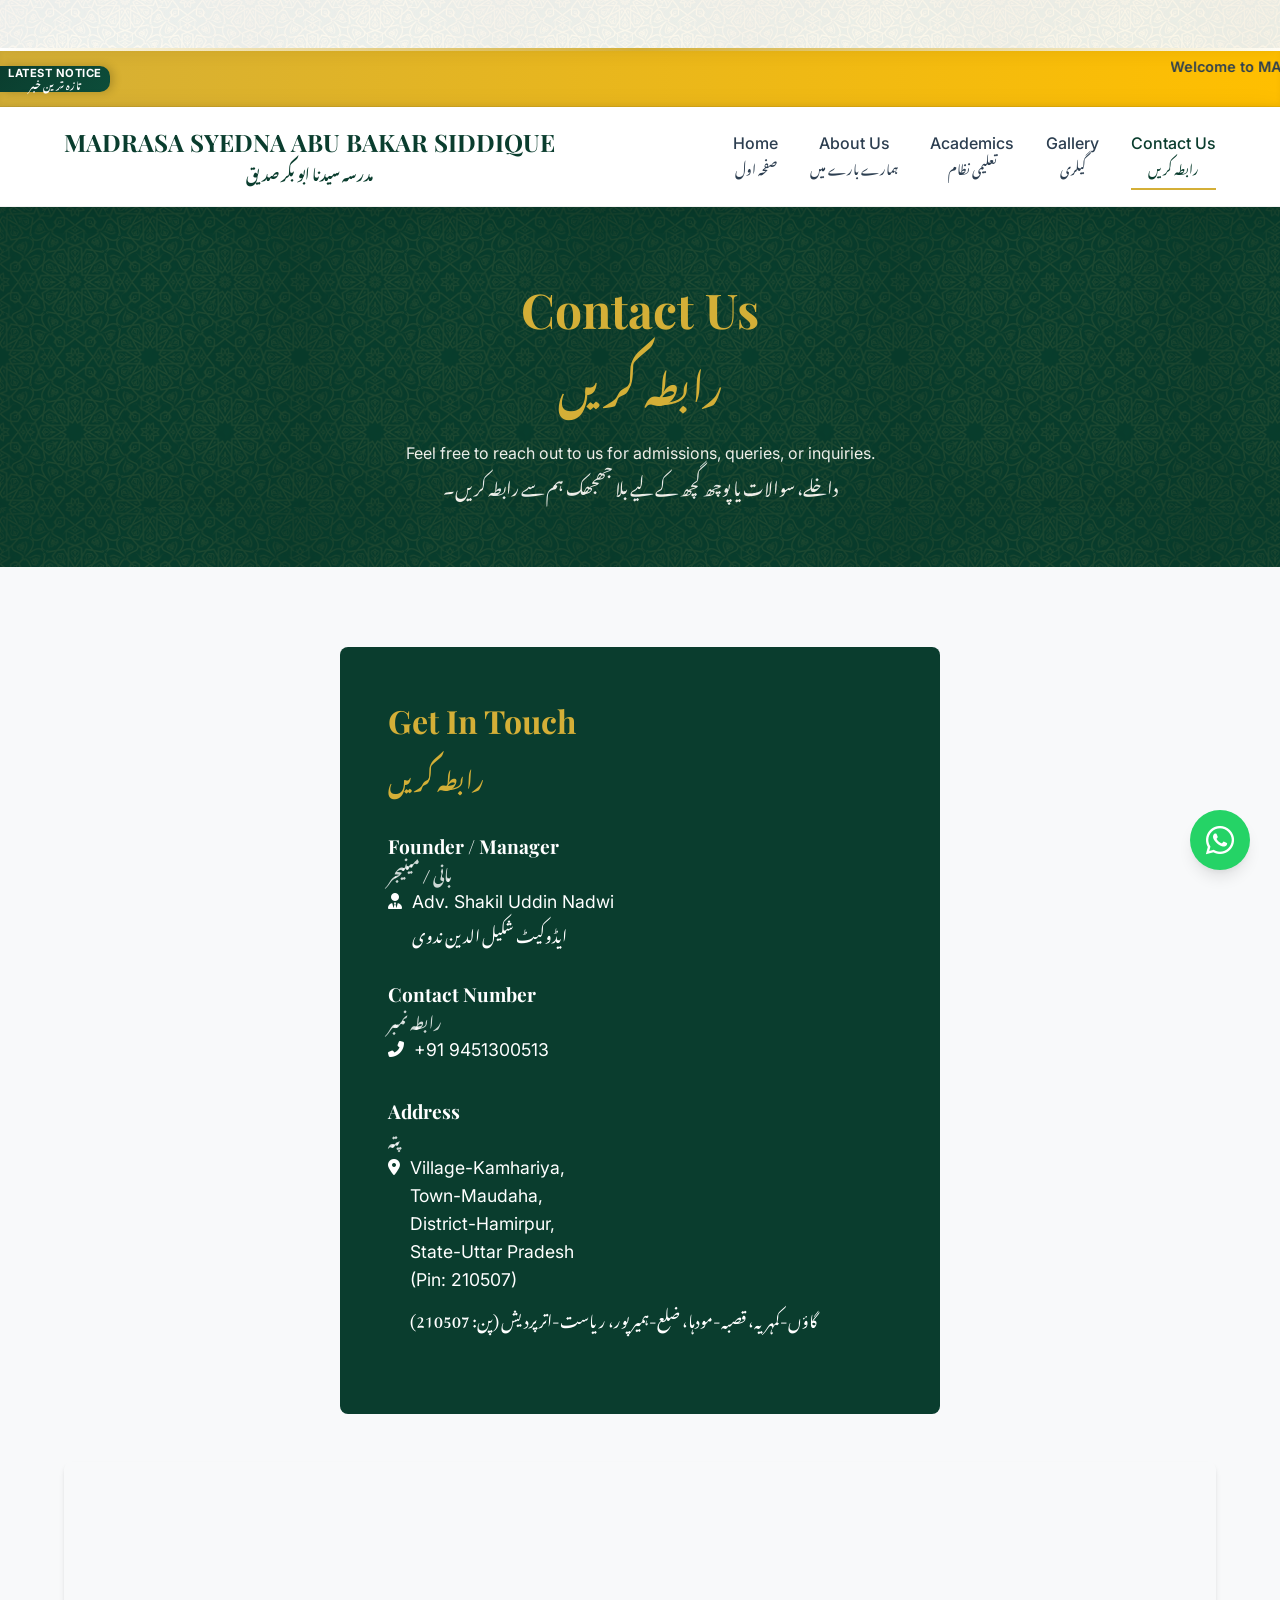
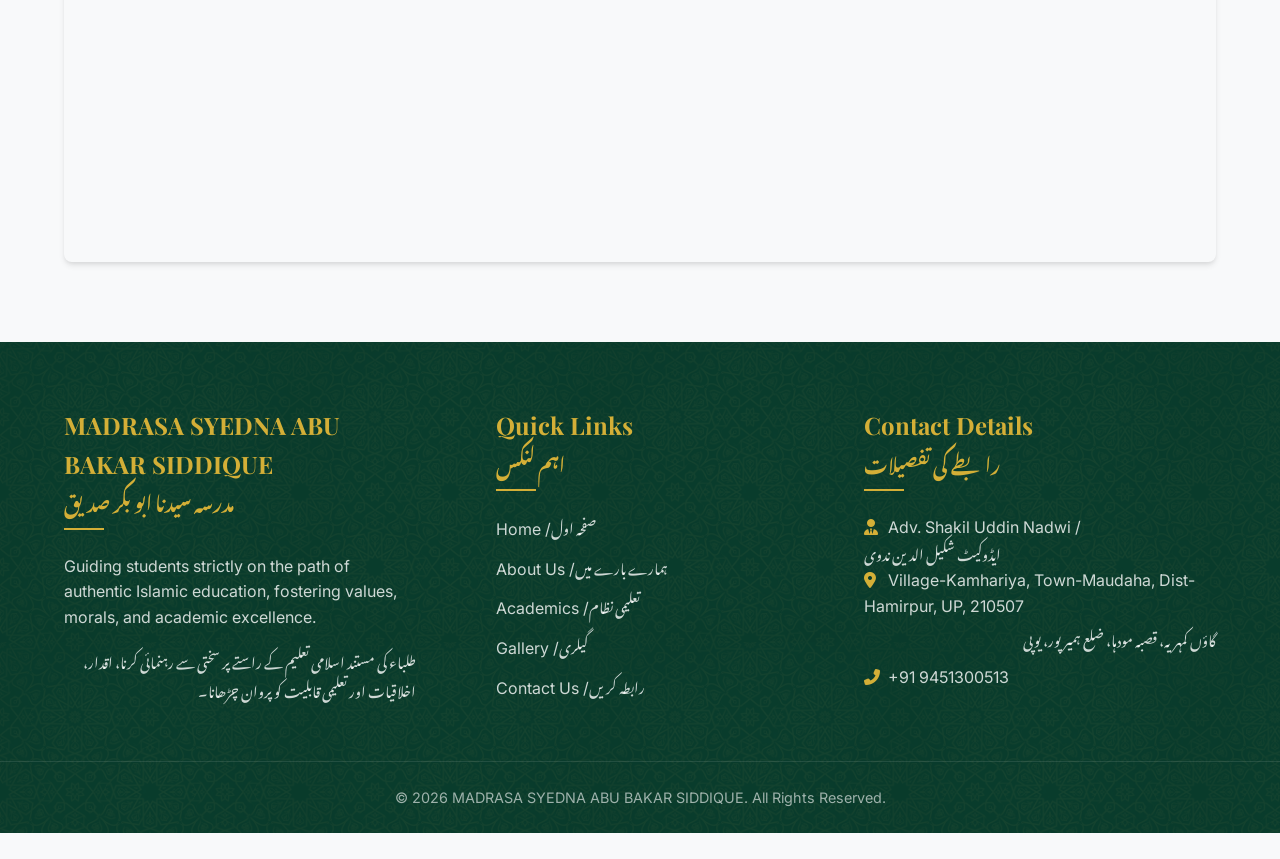
<file: contact.html>
<!doctype html>
<html lang="en">

<head>
    <meta charset="UTF-8" />
    <meta name="viewport" content="width=device-width, initial-scale=1.0" />
    <meta name="description"
        content="Contact MADRASA SYEDNA ABU BAKAR SIDDIQUE. Get in touch with us at Hamirpur, Uttar Pradesh." />
    <title>Contact Us | MADRASA SYEDNA ABU BAKAR SIDDIQUE</title>
    <!-- FontAwesome -->
    <link rel="stylesheet" href="https://cdnjs.cloudflare.com/ajax/libs/font-awesome/6.4.0/css/all.min.css" />
    <link rel="stylesheet" href="assets/css/style.css" />
</head>

<body>
    <!-- Top Bismillah Header -->
    <div class="bismillah-container">
        <div class="bismillah-shine"></div>
    </div>

    <!-- Notice Marquee -->
    <div class="notice-marquee" style="display: flex; flex-direction: row; padding: 5px 0;">
        <span class="label" style="flex-shrink: 0;">Latest Notice <br><span class="urdu-text" style="font-size: 0.8em; line-height: 1;">تازہ ترین خبر</span></span>
        <div style="flex-grow: 1; display: flex; flex-direction: column; overflow: hidden; padding-left: 10px;">
            <marquee behavior="scroll" direction="left" scrollamount="5" style="line-height: 1.5;">
                Welcome to MADRASA SYEDNA ABU BAKAR SIDDIQUE! Admissions are now open
                for the upcoming academic year. Enroll your children for Hifz, Nazra,
                and Deeniyat courses. Focus on shaping a bright future with authentic
                Islamic teachings.
            </marquee>
            <marquee behavior="scroll" direction="right" scrollamount="5" style="line-height: 1.5; margin-top: 2px;">
                <span class="urdu-text" style="color: #fff; font-size: 1.1em;">مدرسہ سیدنا ابو بکر صدیق میں خوش آمدید! نئے
                    تعلیمی سال کے لیے داخلے شروع ہو چکے ہیں۔ اپنے بچوں کو حفظ، ناظرہ، اور دینیات کے کورسز میں داخل کرائیں۔
                    مستند اسلامی تعلیمات کے ساتھ روشن مستقبل کی تعمیر پر توجہ دیں۔</span>
            </marquee>
        </div>
    </div>

    <!-- Navbar -->
    <nav class="navbar">
        <div class="container" style="
          display: flex;
          justify-content: space-between;
          align-items: center;
        ">
            <a href="index.html" class="nav-brand" style="text-align: center; line-height: 1.2;">MADRASA SYEDNA ABU BAKAR SIDDIQUE <br><span class="urdu-block" style="font-size: 0.6em; line-height: 1; margin: 0;">مدرسہ
                    سیدنا ابو بکر صدیق</span></a>
            <button class="menu-toggle"><i class="fas fa-bars"></i></button>
            <ul class="nav-menu">
                <li><a href="index.html" class="nav-link" style="text-align: center; display: block;">Home <br><span
                            class="urdu-block" style="font-size: 0.8em; line-height: 1; margin: 0;">صفحہ اول</span></a>
                </li>
                <li><a href="about.html" class="nav-link" style="text-align: center; display: block;">About Us <br><span
                            class="urdu-block" style="font-size: 0.8em; line-height: 1; margin: 0;">ہمارے بارے
                            میں</span></a></li>
                <li><a href="academics.html" class="nav-link" style="text-align: center; display: block;">Academics
                        <br><span class="urdu-block" style="font-size: 0.8em; line-height: 1; margin: 0;">تعلیمی
                            نظام</span></a></li>
                <li><a href="gallery.html" class="nav-link" style="text-align: center; display: block;">Gallery
                        <br><span class="urdu-block"
                            style="font-size: 0.8em; line-height: 1; margin: 0;">گیلری</span></a></li>
                <li><a href="contact.html" class="nav-link" style="text-align: center; display: block;">Contact Us
                        <br><span class="urdu-block" style="font-size: 0.8em; line-height: 1; margin: 0;">رابطہ
                            کریں</span></a></li>
            </ul>
        </div>
    </nav>

    <!-- Page Header -->
    <header class="page-header">
        <div class="container">
            <h1>Contact Us <br><span class="urdu-block"
                    style="font-size: 0.8em; line-height: 1; margin: 0.5rem 0;">رابطہ کریں</span></h1>
            <p>
                Feel free to reach out to us for admissions, queries, or inquiries.
                <br><span class="urdu-block">داخلے، سوالات یا پوچھ گچھ کے لیے بلا جھجھک ہم سے رابطہ کریں۔</span>
            </p>
        </div>
    </header>

    <!-- Contact Section -->
    <section class="section section-bg-light">
        <div class="container">
            <div class="contact-grid" style="grid-template-columns: 1fr; max-width: 600px; margin: 0 auto">
                <!-- Contact Info Area -->
                <div>
                    <div class="contact-info">
                        <h3 style="font-size: 2rem; margin-bottom: 2rem; display: flex; flex-direction: column;">
                            Get In Touch
                            <span class="urdu-block"
                                style="font-size: 0.7em; margin-top: 0.5rem; text-align: left;">رابطہ کریں</span>
                        </h3>

                        <div style="margin-bottom: 2rem">
                            <h4
                                style="color: var(--white); font-size: 1.2rem; margin-bottom: 0.5rem; display: flex; flex-direction: column;">
                                Founder / Manager
                                <span class="urdu-block"
                                    style="font-size: 0.8em; line-height: 1; margin-top: 0.2rem; color: rgba(255,255,255,0.8); text-align: left;">بانی
                                    / مینیجر</span>
                            </h4>
                            <div style="display: flex; gap: 10px; margin-bottom: 0;">
                                <i class="fas fa-user-tie" style="margin-top: 5px;"></i>
                                <div style="display: flex; flex-direction: column;">
                                    <span style="font-size: 1.1rem;">Adv. Shakil Uddin Nadwi</span>
                                    <span class="urdu-text"
                                        style="font-size: 1rem; margin-top: 0.3rem; text-align: left;">ایڈوکیٹ شکیل الدین
                                        ندوی</span>
                                </div>
                            </div>
                        </div>

                        <div style="margin-bottom: 2rem">
                            <h4
                                style="color: var(--white); font-size: 1.2rem; margin-bottom: 0.5rem; display: flex; flex-direction: column;">
                                Contact Number
                                <span class="urdu-block"
                                    style="font-size: 0.8em; line-height: 1; margin-top: 0.2rem; color: rgba(255,255,255,0.8); text-align: left;">رابطہ
                                    نمبر</span>
                            </h4>
                            <div style="display: flex; gap: 10px; margin-bottom: 0;">
                                <i class="fas fa-phone-alt" style="margin-top: 5px;"></i>
                                <div style="display: flex; flex-direction: column;">
                                    <span style="font-size: 1.1rem;">+91 9451300513</span>
                                </div>
                            </div>
                        </div>

                        <div style="margin-bottom: 2rem">
                            <h4
                                style="color: var(--white); font-size: 1.2rem; margin-bottom: 0.5rem; display: flex; flex-direction: column;">
                                Address
                                <span class="urdu-block"
                                    style="font-size: 0.8em; line-height: 1; margin-top: 0.2rem; color: rgba(255,255,255,0.8); text-align: left;">پتہ</span>
                            </h4>
                            <div style="display: flex; gap: 10px; margin-bottom: 0;">
                                <i class="fas fa-map-marker-alt" style="margin-top: 5px;"></i>
                                <div
                                    style="display: flex; flex-direction: column; font-size: 1.1rem; line-height: 1.6;">
                                    <span>Village-Kamhariya,<br />Town-Maudaha,<br />District-Hamirpur,<br />State-Uttar
                                        Pradesh<br />(Pin: 210507)</span>
                                    <span class="urdu-block"
                                        style="font-size: 1rem; margin-top: 0.5rem; text-align: left;">گاؤں-کمہریہ،
                                        قصبہ-مودہا، ضلع-ہمیر پور، ریاست-اتر پردیش (پن: 210507)</span>
                                </div>
                            </div>
                        </div>
                    </div>
                </div>
            </div>

            <!-- Google Map iframe linking to Hamirpur, UP -->
            <div class="map-container">
                <iframe
                    src="https://maps.google.com/maps?q=madarsa%20sayyedna%20abu%20bakar%20siddque,%20village-kamhariya,%20maudaha,%20hamirpur,%20uttar%20pradesh%20210507&t=&z=16&ie=UTF8&iwloc=&output=embed"
                    width="100%" height="100%" style="border: 0" allowfullscreen="" loading="lazy"
                    referrerpolicy="no-referrer-when-downgrade">
                </iframe>
            </div>
        </div>
    </section>

    <!-- Footer -->
    <footer class="footer">
        <div class="container footer-grid">
            <div class="footer-col">
                <h3>MADRASA SYEDNA ABU BAKAR SIDDIQUE <br><span class="urdu-block"
                        style="font-size: 0.8em; line-height: 1; margin: 0.5rem 0;">مدرسہ سیدنا ابو بکر صدیق</span></h3>
                <p>
                    Guiding students strictly on the path of authentic Islamic
                    education, fostering values, morals, and academic excellence.
                </p>
                <p class="urdu-block" style="font-size: 0.9em; margin-top: 1rem;">
                    طلباء کی مستند اسلامی تعلیم کے راستے پر سختی سے رہنمائی کرنا، اقدار، اخلاقیات اور تعلیمی قابلیت کو
                    پروان چڑھانا۔
                </p>
            </div>
            <div class="footer-col" style="padding-left: 2rem">
                <h3>Quick Links <br><span class="urdu-block"
                        style="font-size: 0.8em; line-height: 1; margin: 0.5rem 0;">اہم لنکس</span></h3>
                <ul class="footer-links">
                    <li><a href="index.html">Home /<span class="urdu-text" style="font-size: 0.9em;"> صفحہ
                                اول</span></a></li>
                    <li><a href="about.html">About Us /<span class="urdu-text" style="font-size: 0.9em;"> ہمارے بارے
                                میں</span></a></li>
                    <li><a href="academics.html">Academics /<span class="urdu-text" style="font-size: 0.9em;"> تعلیمی
                                نظام</span></a></li>
                    <li><a href="gallery.html">Gallery /<span class="urdu-text" style="font-size: 0.9em;">
                                گیلری</span></a></li>
                    <li><a href="contact.html">Contact Us /<span class="urdu-text" style="font-size: 0.9em;"> رابطہ
                                کریں</span></a></li>
                </ul>
            </div>
            <div class="footer-col">
                <h3>Contact Details <br><span class="urdu-block"
                        style="font-size: 0.8em; line-height: 1; margin: 0.5rem 0;">رابطے کی تفصیلات</span></h3>
                <p>
                    <i class="fas fa-user-tie" style="color: var(--gold); width: 20px"></i>
                    Adv. Shakil Uddin Nadwi /<span class="urdu-text" style="font-size: 0.9em;"> ایڈوکیٹ شکیل الدین ندوی</span>
                </p>
                <p>
                    <i class="fas fa-map-marker-alt" style="color: var(--gold); width: 20px"></i>
                    Village-Kamhariya, Town-Maudaha, Dist-Hamirpur, UP, 210507
                </p>
                <p class="urdu-block"
                    style="font-size: 0.9em; padding-left: 20px; line-height: 1.5; margin-top: 0.5rem;">
                    گاؤں کمہریہ، قصبہ مودہا، ضلع ہمیر پور، یوپی
                </p>
                <p style="margin-top: 1rem;">
                    <i class="fas fa-phone-alt" style="color: var(--gold); width: 20px"></i>
                    +91 9451300513
                </p>
            </div>
        </div>
        <div class="footer-bottom">
            <p>&copy; 2026 MADRASA SYEDNA ABU BAKAR SIDDIQUE. All Rights Reserved.</p>
        </div>
    </footer>

    <!-- WhatsApp FAB -->
    <a href="https://wa.me/919451300513" target="_blank" class="whatsapp-fab" aria-label="Chat on WhatsApp">
        <i class="fab fa-whatsapp"></i>
    </a>

    <script src="assets/js/script.js"></script>
</body>

</html>
</file>
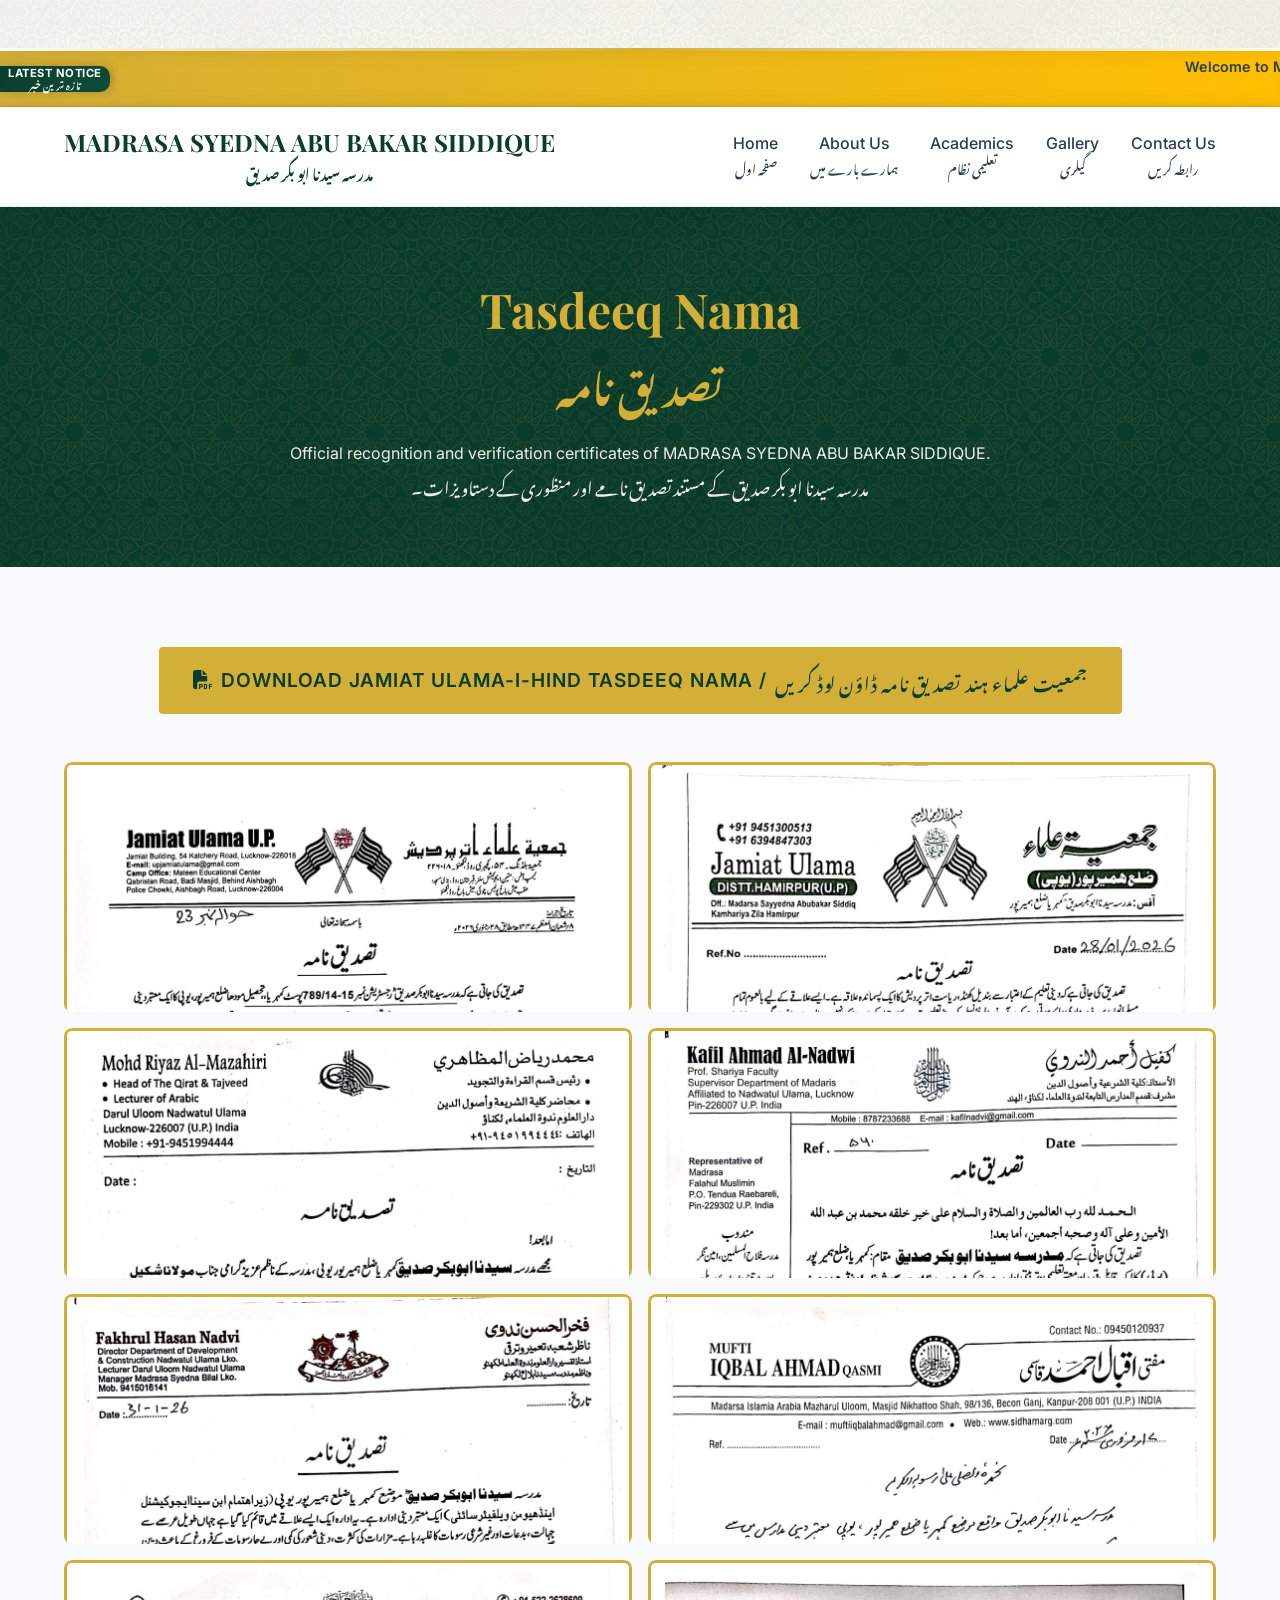
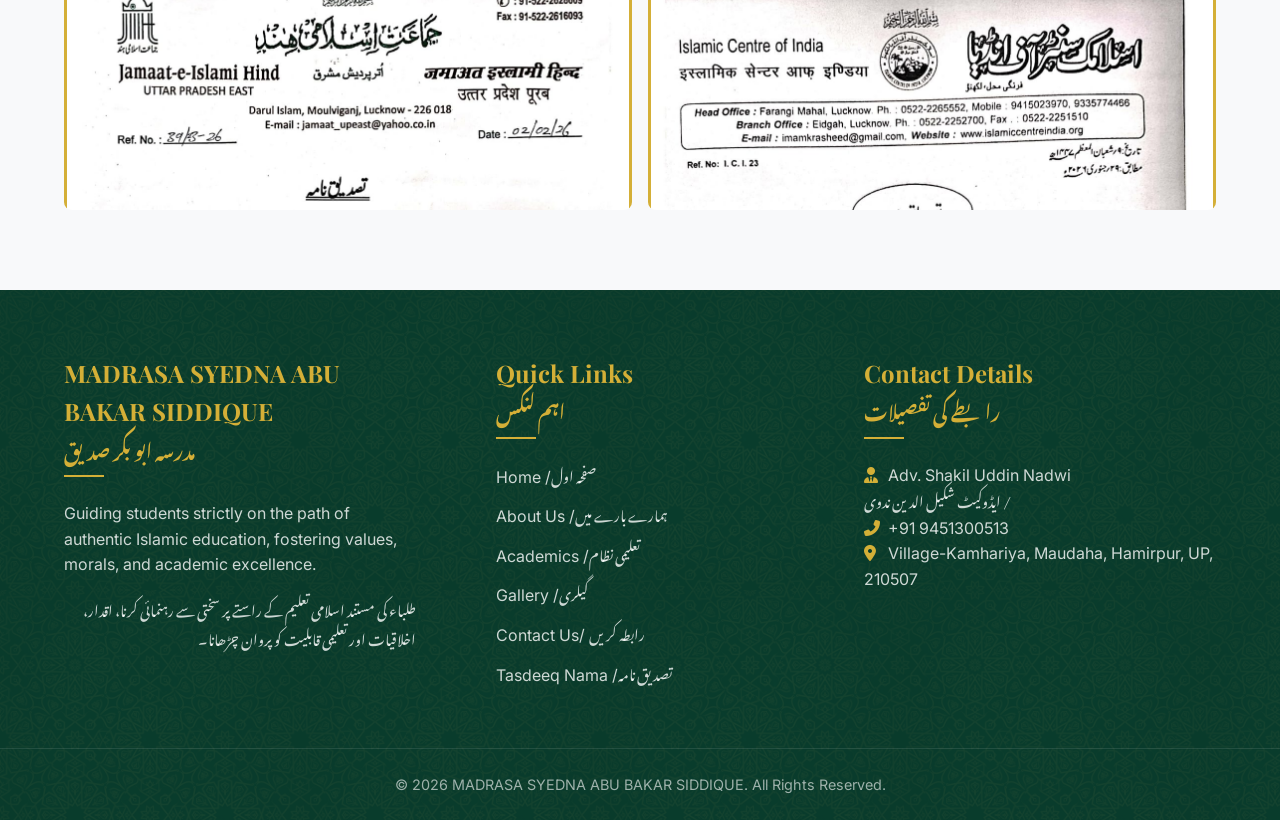
<file: tasdeeq.html>
<!DOCTYPE html>
<html lang="en">

<head>
  <meta charset="UTF-8" />
  <meta name="viewport" content="width=device-width, initial-scale=1.0" />
  <meta name="description"
    content="Tasdeeq Nama (Certificates) of MADRASA SYEDNA ABU BAKAR SIDDIQUE - Official Recognition and Approvals." />
  <title>Tasdeeq Nama | MADRASA SYEDNA ABU BAKAR SIDDIQUE</title>
  <!-- FontAwesome -->
  <link rel="stylesheet" href="https://cdnjs.cloudflare.com/ajax/libs/font-awesome/6.4.0/css/all.min.css" />
  <link rel="stylesheet" href="assets/css/style.css" />
</head>

<body>
  <!-- Top Bismillah Header -->
  <div class="bismillah-container">
    <div class="bismillah-shine"></div>
  </div>

  <!-- Notice Marquee (Reused from other pages) -->
  <div class="notice-marquee" style="display: flex; flex-direction: row; padding: 5px 0;">
    <span class="label" style="flex-shrink: 0;">Latest Notice <br><span class="urdu-text"
        style="font-size: 0.8em; line-height: 1;">تازہ ترین خبر</span></span>
    <div style="flex-grow: 1; display: flex; flex-direction: column; overflow: hidden; padding-left: 10px;">
      <marquee behavior="scroll" direction="left" scrollamount="5" style="line-height: 1.5;">
        Welcome to MADRASA SYEDNA ABU BAKAR SIDDIQUE! Admissions are now open
        for the upcoming academic year. Enroll your children for Hifz, Nazra,
        and Deeniyat courses. Focus on shaping a bright future with authentic
        Islamic teachings.
      </marquee>
      <marquee behavior="scroll" direction="right" scrollamount="5" style="line-height: 1.5; margin-top: 2px;">
        <span class="urdu-text" style="color: #fff; font-size: 1.1em;">مدرسہ سیدنا ابو بکر صدیق میں خوش آمدید! نئے
          تعلیمی سال کے لیے داخلے شروع ہو چکے ہیں۔ اپنے بچوں کو حفظ، ناظرہ، اور دینیات کے کورسز میں داخل کرائیں۔
          مستند اسلامی تعلیمات کے ساتھ روشن مستقبل کی تعمیر پر توجہ دیں۔</span>
      </marquee>
    </div>
  </div>

  <!-- Navbar -->
  <nav class="navbar">
    <div class="container" style="display: flex; justify-content: space-between; align-items: center;">
      <a href="index.html" class="nav-brand" style="text-align: center; line-height: 1.2;">MADRASA SYEDNA ABU BAKAR
        SIDDIQUE <br><span class="urdu-block" style="font-size: 0.6em; line-height: 1; margin: 0;">مدرسہ
          سیدنا ابو بکر صدیق</span></a>
      <button class="menu-toggle"><i class="fas fa-bars"></i></button>
      <ul class="nav-menu">
        <li><a href="index.html" class="nav-link" style="text-align: center; display: block;">Home <br><span
              class="urdu-block" style="font-size: 0.8em; line-height: 1; margin: 0;">صفحہ اول</span></a></li>
        <li><a href="about.html" class="nav-link" style="text-align: center; display: block;">About Us <br><span
              class="urdu-block" style="font-size: 0.8em; line-height: 1; margin: 0;">ہمارے بارے میں</span></a></li>
        <li><a href="academics.html" class="nav-link" style="text-align: center; display: block;">Academics <br><span
              class="urdu-block" style="font-size: 0.8em; line-height: 1; margin: 0;">تعلیمی نظام</span></a></li>
        <li><a href="gallery.html" class="nav-link" style="text-align: center; display: block;">Gallery <br><span
              class="urdu-block" style="font-size: 0.8em; line-height: 1; margin: 0;">گیلری</span></a></li>
        <li><a href="contact.html" class="nav-link" style="text-align: center; display: block;">Contact Us <br><span
              class="urdu-block" style="font-size: 0.8em; line-height: 1; margin: 0;">رابطہ کریں</span></a></li>
      </ul>
    </div>
  </nav>

  <!-- Page Header -->
  <header class="page-header">
    <div class="container">
      <h1>Tasdeeq Nama <br><span class="urdu-block" style="font-size: 0.8em; line-height: 1; margin: 0.5rem 0;">تصدیق
          نامہ</span></h1>
      <p>Official recognition and verification certificates of MADRASA SYEDNA ABU BAKAR SIDDIQUE.<br><span
          class="urdu-block">مدرسہ سیدنا ابو بکر صدیق کے مستند تصدیق نامے اور منظوری کے دستاویزات۔</span></p>
    </div>
  </header>

  <!-- Tasdeeq Nama Section -->
  <section class="section section-bg-light">
    <div class="container">
      <div style="text-align: center; margin-bottom: 3rem;">
        <a href="assets/pdf/PDF_TASDEEEQ.pdf" target="_blank" class="btn btn-gold"
          style="font-size: 1.2rem; padding: 1rem 2rem;">
          <i class="fas fa-file-pdf"></i> Download Jamiat Ulama-i-Hind Tasdeeq Nama / <span class="urdu-text"
            style="font-size: 0.9em;">جمعیت علماء ہند تصدیق نامہ ڈاؤن لوڈ کریں</span>
        </a>
      </div>

      <div class="gallery-grid" style="grid-template-columns: repeat(auto-fit, minmax(400px, 1fr));">
        <div class="gallery-item">
          <a href="assets/images/tasdeeq1.jpeg" target="_blank">
            <img src="assets/images/tasdeeq1.jpeg" alt="Tasdeeq Nama 1"
              style="border: 3px solid var(--gold); border-radius: 8px; width: 100%; height: auto;" />
          </a>
          <p style="text-align: center; margin-top: 0.5rem; font-weight: bold;">[ Click to View Full Size ]</p>
        </div>
        <div class="gallery-item">
          <a href="assets/images/tasdeeq2.jpeg" target="_blank">
            <img src="assets/images/tasdeeq2.jpeg" alt="Tasdeeq Nama 2"
              style="border: 3px solid var(--gold); border-radius: 8px; width: 100%; height: auto;" />
          </a>
          <p style="text-align: center; margin-top: 0.5rem; font-weight: bold;">[ Click to View Full Size ]</p>
        </div>
        <div class="gallery-item">
          <a href="assets/images/tasdeeq3.jpeg" target="_blank">
            <img src="assets/images/tasdeeq3.jpeg" alt="Tasdeeq Nama 3"
              style="border: 3px solid var(--gold); border-radius: 8px; width: 100%; height: auto;" />
          </a>
          <p style="text-align: center; margin-top: 0.5rem; font-weight: bold;">[ Click to View Full Size ]</p>
        </div>
        <div class="gallery-item">
          <a href="assets/images/tasdeeq4.jpeg" target="_blank">
            <img src="assets/images/tasdeeq4.jpeg" alt="Tasdeeq Nama 4"
              style="border: 3px solid var(--gold); border-radius: 8px; width: 100%; height: auto;" />
          </a>
          <p style="text-align: center; margin-top: 0.5rem; font-weight: bold;">[ Click to View Full Size ]</p>
        </div>
        <div class="gallery-item">
          <a href="assets/images/tasdeeq5.jpeg" target="_blank">
            <img src="assets/images/tasdeeq5.jpeg" alt="Tasdeeq Nama 5"
              style="border: 3px solid var(--gold); border-radius: 8px; width: 100%; height: auto;" />
          </a>
          <p style="text-align: center; margin-top: 0.5rem; font-weight: bold;">[ Click to View Full Size ]</p>
        </div>
        <div class="gallery-item">
          <a href="assets/images/tasdeeq6.jpeg" target="_blank">
            <img src="assets/images/tasdeeq6.jpeg" alt="Tasdeeq Nama 5"
              style="border: 3px solid var(--gold); border-radius: 8px; width: 100%; height: auto;" />
          </a>
          <p style="text-align: center; margin-top: 0.5rem; font-weight: bold;">[ Click to View Full Size ]</p>
        </div>
        <div class="gallery-item">
          <a href="assets/images/tasdeeq7.jpeg" target="_blank">
            <img src="assets/images/tasdeeq7.jpeg" alt="Tasdeeq Nama 5"
              style="border: 3px solid var(--gold); border-radius: 8px; width: 100%; height: auto;" />
          </a>
          <p style="text-align: center; margin-top: 0.5rem; font-weight: bold;">[ Click to View Full Size ]</p>
        </div>
        <div class="gallery-item">
          <a href="assets/images/tasdeeq8.jpeg" target="_blank">
            <img src="assets/images/tasdeeq8.jpeg" alt="Tasdeeq Nama 5"
              style="border: 3px solid var(--gold); border-radius: 8px; width: 100%; height: auto;" />
          </a>
          <p style="text-align: center; margin-top: 0.5rem; font-weight: bold;">[ Click to View Full Size ]</p>
        </div>
      </div>
    </div>
  </section>

  <!-- Footer -->
  <footer class="footer">
    <div class="container footer-grid">
      <div class="footer-col">
        <h3>MADRASA SYEDNA ABU BAKAR SIDDIQUE <br><span class="urdu-block"
            style="font-size: 0.8em; line-height: 1; margin: 0.5rem 0;">مدرسہ ابو بکر صدیق</span></h3>
        <p>
          Guiding students strictly on the path of authentic Islamic
          education, fostering values, morals, and academic excellence.
        </p>
        <p class="urdu-block" style="font-size: 0.9em; margin-top: 1rem;">
          طلباء کی مستند اسلامی تعلیم کے راستے پر سختی سے رہنمائی کرنا، اقدار، اخلاقیات اور تعلیمی قابلیت کو پروان
          چڑھانا۔
        </p>
      </div>
      <div class="footer-col" style="padding-left: 2rem">
        <h3>Quick Links <br><span class="urdu-block" style="font-size: 0.8em; line-height: 1; margin: 0.5rem 0;">اہم
            لنکس</span></h3>
        <ul class="footer-links">
          <li><a href="index.html">Home /<span class="urdu-text" style="font-size: 0.9em;">صفحہ اول</span></a></li>
          <li><a href="about.html">About Us /<span class="urdu-text" style="font-size: 0.9em;">ہمارے بارے
                میں</span></a></li>
          <li><a href="academics.html">Academics /<span class="urdu-text" style="font-size: 0.9em;">تعلیمی
                نظام</span></a></li>
          <li><a href="gallery.html">Gallery /<span class="urdu-text" style="font-size: 0.9em;">گیلری</span></a></li>
          <li><a href="contact.html">Contact Us/ <span class="urdu-text" style="font-size: 0.9em;">رابطہ
                کریں</span></a></li>
          <li><a href="tasdeeq.html">Tasdeeq Nama /<span class="urdu-text" style="font-size: 0.9em;">تصدیق
                نامہ</span></a></li>
        </ul>
      </div>
      <div class="footer-col">
        <h3>Contact Details <br><span class="urdu-block"
            style="font-size: 0.8em; line-height: 1; margin: 0.5rem 0;">رابطے کی تفصیلات</span></h3>
        <p><i class="fas fa-user-tie" style="color: var(--gold); width: 20px"></i> Adv. Shakil Uddin Nadwi <span
            class="urdu-text" style="font-size: 0.9em;">/ ایڈوکیٹ شکیل الدین ندوی</span></p>
        <p><i class="fas fa-phone-alt" style="color: var(--gold); width: 20px"></i> +91 9451300513</p>
        <p><i class="fas fa-map-marker-alt" style="color: var(--gold); width: 20px"></i> Village-Kamhariya, Maudaha,
          Hamirpur, UP, 210507</p>
      </div>
    </div>
    <div class="footer-bottom">
      <p>&copy; 2026 MADRASA SYEDNA ABU BAKAR SIDDIQUE. All Rights Reserved.</p>
    </div>
  </footer>

  <script src="assets/js/script.js"></script>
</body>

</html>
</file>
<file: assets/css/style.css>
@import url("https://fonts.googleapis.com/css2?family=Inter:wght@300;400;500;600&family=Playfair+Display:ital,wght@0,400;0,600;0,700;1,400&display=swap");
@import url("https://fonts.googleapis.com/css2?family=Noto+Nastaliq+Urdu:wght@400;700&display=swap");

:root {
    --primary-green: #0a3d2e;
    --light-green: #186f54;
    --gold: #d4af37;
    --light-gold: #f9f1d8;
    --white: #ffffff;
    --off-white: #f8f9fa;
    --text-dark: #2c3e50;
    --text-gray: #55606c;
    --font-heading: "Playfair Display", serif;
    --font-body: "Inter", sans-serif;
    --shadow:
        0 4px 6px -1px rgba(0, 0, 0, 0.1), 0 2px 4px -1px rgba(0, 0, 0, 0.06);
    --shadow-lg:
        0 10px 15px -3px rgba(0, 0, 0, 0.1), 0 4px 6px -2px rgba(0, 0, 0, 0.05);
    --transition: all 0.3s ease;
}

* {
    margin: 0;
    padding: 0;
    box-sizing: border-box;
}

body {
    font-family: var(--font-body);
    color: var(--text-dark);
    background-color: var(--off-white);
    line-height: 1.6;
}

/* Urdu Typography */
.urdu-text {
    font-family: "Noto Nastaliq Urdu", "Jameel Noori Nastaleeq", serif;
    direction: rtl;
    display: inline-block;
}

.urdu-block {
    font-family: "Noto Nastaliq Urdu", "Jameel Noori Nastaleeq", serif;
    direction: rtl;
    margin-top: 0.25rem;
    line-height: 2;
    font-size: 1.1em;
    word-break: break-word;
    /* Prevent long Urdu words from breaking the layout */
    overflow-wrap: break-word;
}

p.urdu-block {
    text-align: right;
}

/* Ensure global box-sizing and prevent horizontal scroll */
html,
body {
    max-width: 100vw;
    overflow-x: hidden;
}

h1,
h2,
h3,
h4,
h5,
h6 {
    font-family: var(--font-heading);
    font-weight: 700;
    color: var(--primary-green);
    margin-bottom: 1rem;
}

a {
    text-decoration: none;
    color: var(--primary-green);
    transition: var(--transition);
}

a:hover {
    color: var(--gold);
}

img {
    max-width: 100%;
    height: auto;
    display: block;
}

.container {
    width: 100%;
    max-width: 1200px;
    margin: 0 auto;
    padding: 0 1.5rem;
}

/* Header & Marquee */
.top-bar {
    background-color: var(--primary-green);
    color: var(--white);
    padding: 0.5rem 0;
    text-align: center;
}

/* Bismillah Header Redesign */
.bismillah-container {
    position: relative;
    text-align: center;
    background: linear-gradient(135deg, #ffffff 0%, #fefcf5 100%);
    padding: 1.5rem 2rem;
    display: flex;
    justify-content: center;
    align-items: center;
    gap: 3vw;
    overflow: hidden;
    border-bottom: 3px solid;
    border-image: linear-gradient(90deg, transparent, var(--gold), transparent) 1;
    box-shadow: 0 4px 15px rgba(0, 0, 0, 0.05);
    z-index: 100;
}

.bismillah-container::before {
    content: "";
    position: absolute;
    top: 0;
    left: 0;
    right: 0;
    bottom: 0;
    background-image: url("../images/pattern.png");
    background-size: 250px;
    opacity: 0.08;
    z-index: 0;
    pointer-events: none;
}

/* Beautiful CSS-only ornaments */
.bismillah-decoration {
    flex: 1;
    max-width: 400px;
    height: 2px;
    background: linear-gradient(90deg, transparent, var(--gold), transparent);
    position: relative;
    opacity: 0.8;
    z-index: 2;
}

.bismillah-decoration.bismillah-left {
    background: linear-gradient(90deg, transparent, var(--gold));
}

.bismillah-decoration.bismillah-right {
    background: linear-gradient(270deg, transparent, var(--gold));
}

.bismillah-decoration::before,
.bismillah-decoration::after {
    content: "";
    position: absolute;
    left: 0;
    right: 0;
    height: 1px;
    background: inherit;
    opacity: 0.4;
}

.bismillah-decoration::before {
    top: -6px;
}

.bismillah-decoration::after {
    bottom: -6px;
}

/* Elegant Sparkle */
.bismillah-sparkle {
    position: absolute;
    color: var(--gold);
    font-size: 1.8rem;
    top: -16px;
    animation: sparkle 2s infinite alternate ease-in-out;
}

.bismillah-left .bismillah-sparkle {
    right: -15px;
}

.bismillah-right .bismillah-sparkle {
    left: -15px;
}

@keyframes sparkle {
    0% {
        transform: scale(0.8) rotate(0deg);
        opacity: 0.5;
        filter: drop-shadow(0 0 2px var(--gold));
    }

    100% {
        transform: scale(1.2) rotate(15deg);
        opacity: 1;
        filter: drop-shadow(0 0 8px var(--gold));
    }
}

.bismillah-img {
    height: 110px;
    /* Increased size slightly */
    object-fit: contain;
    position: relative;
    z-index: 2;
    filter: drop-shadow(0 4px 6px rgba(184, 134, 11, 0.4));
    animation: breathBismillah 4s infinite ease-in-out;
}

@keyframes breathBismillah {

    0%,
    100% {
        transform: scale(1);
        filter: drop-shadow(0 4px 8px rgba(184, 134, 11, 0.3));
    }

    50% {
        transform: scale(1.05);
        filter: drop-shadow(0 8px 16px rgba(184, 134, 11, 0.6));
    }
}

/* Sliding shine effect */
.bismillah-shine {
    position: absolute;
    top: 0;
    left: -100%;
    width: 60%;
    height: 100%;
    background: linear-gradient(90deg, transparent, rgba(255, 215, 0, 0.15), transparent);
    transform: skewX(-25deg);
    animation: shineSweep 6s infinite;
    pointer-events: none;
    z-index: 1;
}

@keyframes shineSweep {
    0% {
        left: -100%;
    }

    20%,
    100% {
        left: 200%;
    }
}

.notice-marquee {
    background: linear-gradient(90deg, var(--gold), #ffbf00);
    color: var(--text-dark);
    font-weight: 600;
    padding: 0.5rem 0;
    display: flex;
    align-items: center;
    box-shadow: inset 0 -2px 5px rgba(0, 0, 0, 0.05);
    border-bottom: 1px solid rgba(0, 0, 0, 0.1);
}

.notice-marquee span.label {
    background: linear-gradient(135deg, var(--primary-green), #0d4d3a);
    color: var(--white);
    padding: 0.35rem 1.5rem;
    font-weight: bold;
    margin-right: 1rem;
    z-index: 2;
    border-radius: 0 20px 20px 0;
    box-shadow: 3px 0 10px rgba(0, 0, 0, 0.2);
    text-transform: uppercase;
    letter-spacing: 0.5px;
}

/* Navigation */
.navbar {
    background: rgba(255, 255, 255, 0.95);
    backdrop-filter: blur(10px);
    -webkit-backdrop-filter: blur(10px);
    position: sticky;
    top: 0;
    z-index: 1000;
    box-shadow: 0 4px 25px rgba(0, 0, 0, 0.08);
    border-bottom: 1px solid rgba(0, 0, 0, 0.05);
    transition: all 0.3s ease;
}

.navbar .container {
    display: flex;
    justify-content: space-between;
    align-items: center;
    padding: 1rem 1.5rem;
}

.nav-brand {
    font-family: var(--font-heading);
    font-size: 1.5rem;
    font-weight: 700;
    color: var(--primary-green);
}

.nav-menu {
    display: flex;
    list-style: none;
    gap: 2rem;
}

.nav-link {
    font-weight: 500;
    color: var(--text-dark);
    position: relative;
    padding: 0.5rem 0;
}

.nav-link::after {
    content: "";
    position: absolute;
    width: 0;
    height: 2px;
    bottom: 0;
    left: 0;
    background-color: var(--gold);
    transition: var(--transition);
}

.nav-link:hover::after,
.nav-link.active::after {
    width: 100%;
}

.nav-link.active {
    color: var(--primary-green);
}

.menu-toggle {
    display: none;
    font-size: 1.5rem;
    cursor: pointer;
    color: var(--primary-green);
    background: none;
    border: none;
}

/* Hero Section */
.hero {
    position: relative;
    min-height: 100vh;
    display: flex;
    align-items: center;
    justify-content: center;
    color: var(--white);
    text-align: center;
    overflow: hidden;
    padding: 6rem 0;
}

.hero-bg {
    position: absolute;
    top: 0;
    left: 0;
    width: 100%;
    height: 100%;
    object-fit: cover;
    z-index: -2;
    transform: scale(1.05);
    animation: zoomOutBg 20s infinite alternate linear;
}

@keyframes zoomOutBg {
    from {
        transform: scale(1.05);
    }

    to {
        transform: scale(1);
    }
}

.hero-overlay {
    position: absolute;
    top: 0;
    left: 0;
    width: 100%;
    height: 100%;
    background: linear-gradient(to bottom, rgba(10, 61, 46, 0.8) 0%, rgba(10, 61, 46, 0.2) 50%, rgba(10, 61, 46, 0.95) 100%);
    z-index: -1;
}

.hero-pattern {
    position: absolute;
    top: 0;
    left: 0;
    width: 100%;
    height: 100%;
    background-image: url("../images/pattern.png");
    background-size: 300px;
    opacity: 0.15;
    z-index: -1;
    animation: driftPattern 60s infinite linear;
}

@keyframes driftPattern {
    0% {
        background-position: 0 0;
    }

    100% {
        background-position: 300px 300px;
    }
}

.hero-content {
    max-width: 1000px;
    margin: 0 auto;
    padding: 2rem 1rem;
    animation: fadeInUpHero 1s ease-out forwards;
    opacity: 0;
    position: relative;
    z-index: 2;
}

@keyframes fadeInUpHero {
    from {
        opacity: 0;
        transform: translateY(30px);
    }

    to {
        opacity: 1;
        transform: translateY(0);
    }
}

.hero-content h1 {
    color: #ffffff;
    text-shadow: 2px 2px 10px rgba(0, 0, 0, 0.8), 0 0 20px rgba(0, 0, 0, 0.5);
    font-size: 3.5rem;
    margin-bottom: 2rem;
    line-height: 1.2;
}

.hero-content h1 .urdu-block {
    color: var(--gold);
    margin-top: 1rem;
    display: block;
    text-shadow: 2px 2px 10px rgba(0, 0, 0, 0.9);
}

.hero-content p {
    font-size: 1.3rem;
    max-width: 800px;
    margin: 0 auto 3rem auto;
    color: rgba(255, 255, 255, 0.95);
    line-height: 1.6;
    text-shadow: 1px 1px 5px rgba(0, 0, 0, 0.8);
}

.hero-buttons {
    display: flex;
    gap: 1.5rem;
    justify-content: center;
    flex-wrap: wrap;
    margin-top: 2rem;
}

/* Scroll Indicator */
.scroll-indicator {
    position: absolute;
    bottom: 30px;
    left: 50%;
    transform: translateX(-50%);
    display: flex;
    flex-direction: column;
    align-items: center;
    color: rgba(255, 255, 255, 0.7);
    font-size: 0.9rem;
    animation: floatUpDown 2s infinite ease-in-out;
    text-decoration: none;
    z-index: 10;
}

.scroll-indicator .mouse {
    width: 26px;
    height: 40px;
    border: 2px solid rgba(255, 255, 255, 0.7);
    border-radius: 20px;
    position: relative;
    margin-bottom: 0.5rem;
}

.scroll-indicator .wheel {
    width: 4px;
    height: 8px;
    background-color: var(--gold);
    border-radius: 2px;
    position: absolute;
    top: 6px;
    left: 50%;
    transform: translateX(-50%);
    animation: scrollWheel 1.5s infinite linear;
}

@keyframes floatUpDown {

    0%,
    100% {
        transform: translate(-50%, 0);
    }

    50% {
        transform: translate(-50%, 10px);
    }
}

@keyframes scrollWheel {
    0% {
        top: 6px;
        opacity: 1;
    }

    100% {
        top: 20px;
        opacity: 0;
    }
}

.btn {
    display: inline-flex;
    align-items: center;
    justify-content: center;
    gap: 0.5rem;
    padding: 0.75rem 2rem;
    border-radius: 4px;
    font-weight: 600;
    text-transform: uppercase;
    letter-spacing: 1px;
    transition: var(--transition);
    border: 2px solid transparent;
    cursor: pointer;
}

.btn-gold {
    background-color: var(--gold);
    color: var(--primary-green);
}

.btn-gold:hover {
    background-color: transparent;
    border-color: var(--gold);
    color: var(--gold);
}

.btn-outline {
    background-color: transparent;
    border-color: var(--white);
    color: var(--white);
}

.btn-outline:hover {
    background-color: var(--white);
    color: var(--primary-green);
}

/* Sections */
.section {
    padding: 5rem 0;
    position: relative;
}

.section-bg-light {
    background-color: var(--off-white);
}

.section-bg-pattern {
    background-color: var(--white);
    position: relative;
}

.section-bg-pattern::before {
    content: "";
    position: absolute;
    top: 0;
    left: 0;
    width: 100%;
    height: 100%;
    background-image: url("../images/pattern.png");
    background-size: 300px;
    opacity: 0.05;
    z-index: 0;
    pointer-events: none;
}

.section-title {
    text-align: center;
    font-size: 2.5rem;
    margin-bottom: 3rem;
    position: relative;
    z-index: 1;
}

.section-title::after {
    content: "";
    display: block;
    width: 80px;
    height: 3px;
    background-color: var(--gold);
    margin: 1rem auto 0;
}

/* Features/Courses */
.grid {
    display: grid;
    grid-template-columns: repeat(auto-fit, minmax(300px, 1fr));
    gap: 2rem;
    position: relative;
    z-index: 1;
}

.card {
    background: var(--white);
    border-radius: 8px;
    padding: 2.5rem 2rem;
    text-align: center;
    box-shadow: var(--shadow);
    transition: var(--transition);
    border-bottom: 4px solid var(--primary-green);
}

.card:hover {
    transform: translateY(-10px);
    box-shadow: var(--shadow-lg);
    border-bottom-color: var(--gold);
}

.card-icon {
    font-size: 3rem;
    color: var(--gold);
    margin-bottom: 1.5rem;
}

.card-title {
    font-size: 1.5rem;
    margin-bottom: 1rem;
}

/* About Section */
.about-grid {
    display: grid;
    grid-template-columns: 1fr 1fr;
    gap: 4rem;
    align-items: center;
}

@media (max-width: 768px) {
    .about-grid {
        grid-template-columns: 1fr;
        /* Stack columns on mobile */
        gap: 2rem;
    }

    .section {
        padding: 3rem 0;
        /* Reduce section padding on mobile */
    }

    .container {
        padding: 0 1rem;
        /* Adjust container padding for smaller screens */
    }

    .hero-content h1 {
        font-size: 2.2rem;
    }

    .hero-buttons {
        flex-direction: column;
        gap: 1rem;
        width: 100%;
        margin-top: 1.5rem;
    }

    .hero-buttons .btn {
        width: 100%;
    }

    .section-title {
        font-size: 2rem;
    }
}

.about-image {
    border-radius: 8px;
    box-shadow: var(--shadow-lg);
    border: 10px solid var(--white);
}

.founder-msg {
    background-color: var(--light-gold);
    padding: 3rem;
    border-radius: 8px;
    position: relative;
    border-left: 5px solid var(--gold);
    margin-top: 3rem;
}

.founder-msg blockquote {
    font-style: italic;
    font-size: 1.1rem;
    color: var(--text-dark);
    margin-bottom: 1.5rem;
}

.founder-name {
    font-weight: 700;
    color: var(--primary-green);
    font-family: var(--font-heading);
}

/* Page Header */
.page-header {
    background-color: var(--primary-green);
    color: var(--white);
    padding: 4rem 0;
    text-align: center;
    position: relative;
    overflow: hidden;
}

.page-header::before {
    content: "";
    position: absolute;
    top: 0;
    left: 0;
    width: 100%;
    height: 100%;
    background-image: url("../images/pattern.png");
    background-size: 300px;
    opacity: 0.1;
}

.page-header h1 {
    color: var(--gold);
    font-size: 3rem;
    position: relative;
    z-index: 1;
}

/* Gallery */
.gallery-grid {
    display: grid;
    grid-template-columns: repeat(auto-fill, minmax(250px, 1fr));
    gap: 1rem;
}

.gallery-item {
    height: 250px;
    overflow: hidden;
    border-radius: 8px;
    position: relative;
}

.gallery-item img {
    width: 100%;
    height: 100%;
    object-fit: cover;
    transition: transform 0.5s ease;
}

.gallery-item:hover img {
    transform: scale(1.1);
}

/* Contact */
.contact-grid {
    display: grid;
    grid-template-columns: 1fr 1fr;
    gap: 3rem;
}

.contact-info {
    background-color: var(--primary-green);
    color: var(--white);
    padding: 3rem;
    border-radius: 8px;
}

.contact-info h3 {
    color: var(--gold);
}

.contact-info p {
    margin-bottom: 1.5rem;
    display: flex;
    align-items: center;
    gap: 1rem;
}

.contact-info p i {
    color: var(--gold);
    font-size: 1.25rem;
}

.form-group {
    margin-bottom: 1.5rem;
}

.form-control {
    width: 100%;
    padding: 1rem;
    border: 1px solid #ddd;
    border-radius: 4px;
    font-family: var(--font-body);
    transition: var(--transition);
}

.form-control:focus {
    outline: none;
    border-color: var(--primary-green);
    box-shadow: 0 0 0 2px rgba(10, 61, 46, 0.2);
}

textarea.form-control {
    resize: vertical;
    min-height: 150px;
}

.map-container {
    width: 100%;
    height: 400px;
    border-radius: 8px;
    overflow: hidden;
    margin-top: 3rem;
    box-shadow: var(--shadow);
}

/* Footer */
.footer {
    background-color: var(--primary-green);
    color: var(--white);
    padding: 4rem 0 0;
    position: relative;
}

.footer::before {
    content: "";
    position: absolute;
    top: 0;
    left: 0;
    width: 100%;
    height: 100%;
    background-image: url("../images/pattern.png");
    background-size: 300px;
    opacity: 0.05;
    pointer-events: none;
}

.footer-grid {
    display: grid;
    grid-template-columns: repeat(auto-fit, minmax(250px, 1fr));
    gap: 3rem;
    margin-bottom: 3rem;
    position: relative;
    z-index: 1;
}

.footer-col h3 {
    color: var(--gold);
    font-size: 1.5rem;
    margin-bottom: 1.5rem;
    position: relative;
    padding-bottom: 0.5rem;
}

.footer-col h3::after {
    content: "";
    position: absolute;
    bottom: 0;
    left: 0;
    width: 40px;
    height: 2px;
    background-color: var(--gold);
}

.footer-links {
    list-style: none;
}

.footer-links li {
    margin-bottom: 0.75rem;
}

.footer-links a {
    color: var(--light-green);
    transition: var(--transition);
}

.footer-links a:hover {
    color: var(--gold);
    padding-left: 5px;
}

.footer-links a,
.footer p {
    color: rgba(255, 255, 255, 0.8);
}

.footer-links a:hover {
    color: var(--gold);
}

.footer-bottom {
    text-align: center;
    padding: 1.5rem 0;
    border-top: 1px solid rgba(255, 255, 255, 0.1);
    position: relative;
    z-index: 1;
}

.footer-bottom p {
    color: rgba(255, 255, 255, 0.6);
    font-size: 0.9rem;
}

/* WhatsApp FAB */
.whatsapp-fab {
    position: fixed;
    bottom: 30px;
    right: 30px;
    background-color: #25d366;
    color: white;
    width: 60px;
    height: 60px;
    border-radius: 50%;
    display: flex;
    align-items: center;
    justify-content: center;
    font-size: 2rem;
    box-shadow: var(--shadow-lg);
    z-index: 9999;
    transition: var(--transition);
}

.whatsapp-fab:hover {
    transform: scale(1.1);
    color: white;
}

/* Responsive */
@media (max-width: 768px) {
    .menu-toggle {
        display: block;
    }

    .nav-menu {
        position: absolute;
        top: 100%;
        left: 0;
        width: 100%;
        background-color: var(--white);
        flex-direction: column;
        gap: 0;
        box-shadow: var(--shadow);
        clip-path: polygon(0 0, 100% 0, 100% 0, 0 0);
        transition: clip-path 0.3s ease-in-out;
    }

    .nav-menu.active {
        clip-path: polygon(0 0, 100% 0, 100% 100%, 0 100%);
    }

    .nav-link {
        display: block;
        padding: 1rem 1.5rem;
        border-bottom: 1px solid var(--off-white);
    }

    .nav-link::after {
        display: none;
    }

    .hero-content h1 {
        font-size: 2.5rem;
    }

    .hero-content p {
        font-size: 1.1rem;
    }

    .about-grid,
    .contact-grid {
        grid-template-columns: 1fr;
    }

    .contact-grid>div:last-child {
        padding: 2rem !important;
        /* Reduce padding on mobile */
    }

    .section-title {
        font-size: 2rem;
    }
}
    .notice-marquee span.label {
        padding: 2px 8px;
        margin-right: 5px;
        font-size: 0.7rem;
        border-radius: 0 10px 10px 0;
        white-space: nowrap;
        display: flex;
        flex-direction: column;
        align-items: center;
        justify-content: center;
        line-height: 1;
    }
    .notice-marquee span.label br {
        display: none;
    }
    .notice-marquee .urdu-text {
        margin-left: 0;
        font-size: 0.6rem !important;
        margin-top: 1px;
    }
    .notice-marquee marquee {
        font-size: 0.9rem;
    }
}
/* Watermark 99 Names of Allah */
.names-watermark-container {
    position: absolute;
    top: 0;
    left: 0;
    width: 100%;
    height: 100%;
    pointer-events: none;
    z-index: 1;
    overflow: hidden;
}

.allah-name-watermark {
    position: absolute;
    top: 0;
    left: 0;
    font-size: clamp(2rem, 4vw, 5rem);
    color: #000000;
    mix-blend-mode: multiply;
    opacity: 0;
    font-family: var(--font-heading);
    white-space: nowrap;
    animation: watermarkSwim ease-in-out forwards;
    user-select: none;
}

/* For dark backgrounds (green sections) */
.page-header .allah-name-watermark,
.footer .allah-name-watermark {
    color: #ffffff;
    mix-blend-mode: overlay;
}

@keyframes watermarkSwim {
    0% {
        opacity: 0;
        transform: scale(0.8) translate(0, 0);
    }

    15% {
        opacity: 0.12;
    }

    85% {
        opacity: 0.12;
    }

    100% {
        opacity: 0;
        transform: scale(1.2) translate(var(--drift-x), var(--drift-y));
    }
}
</file>
